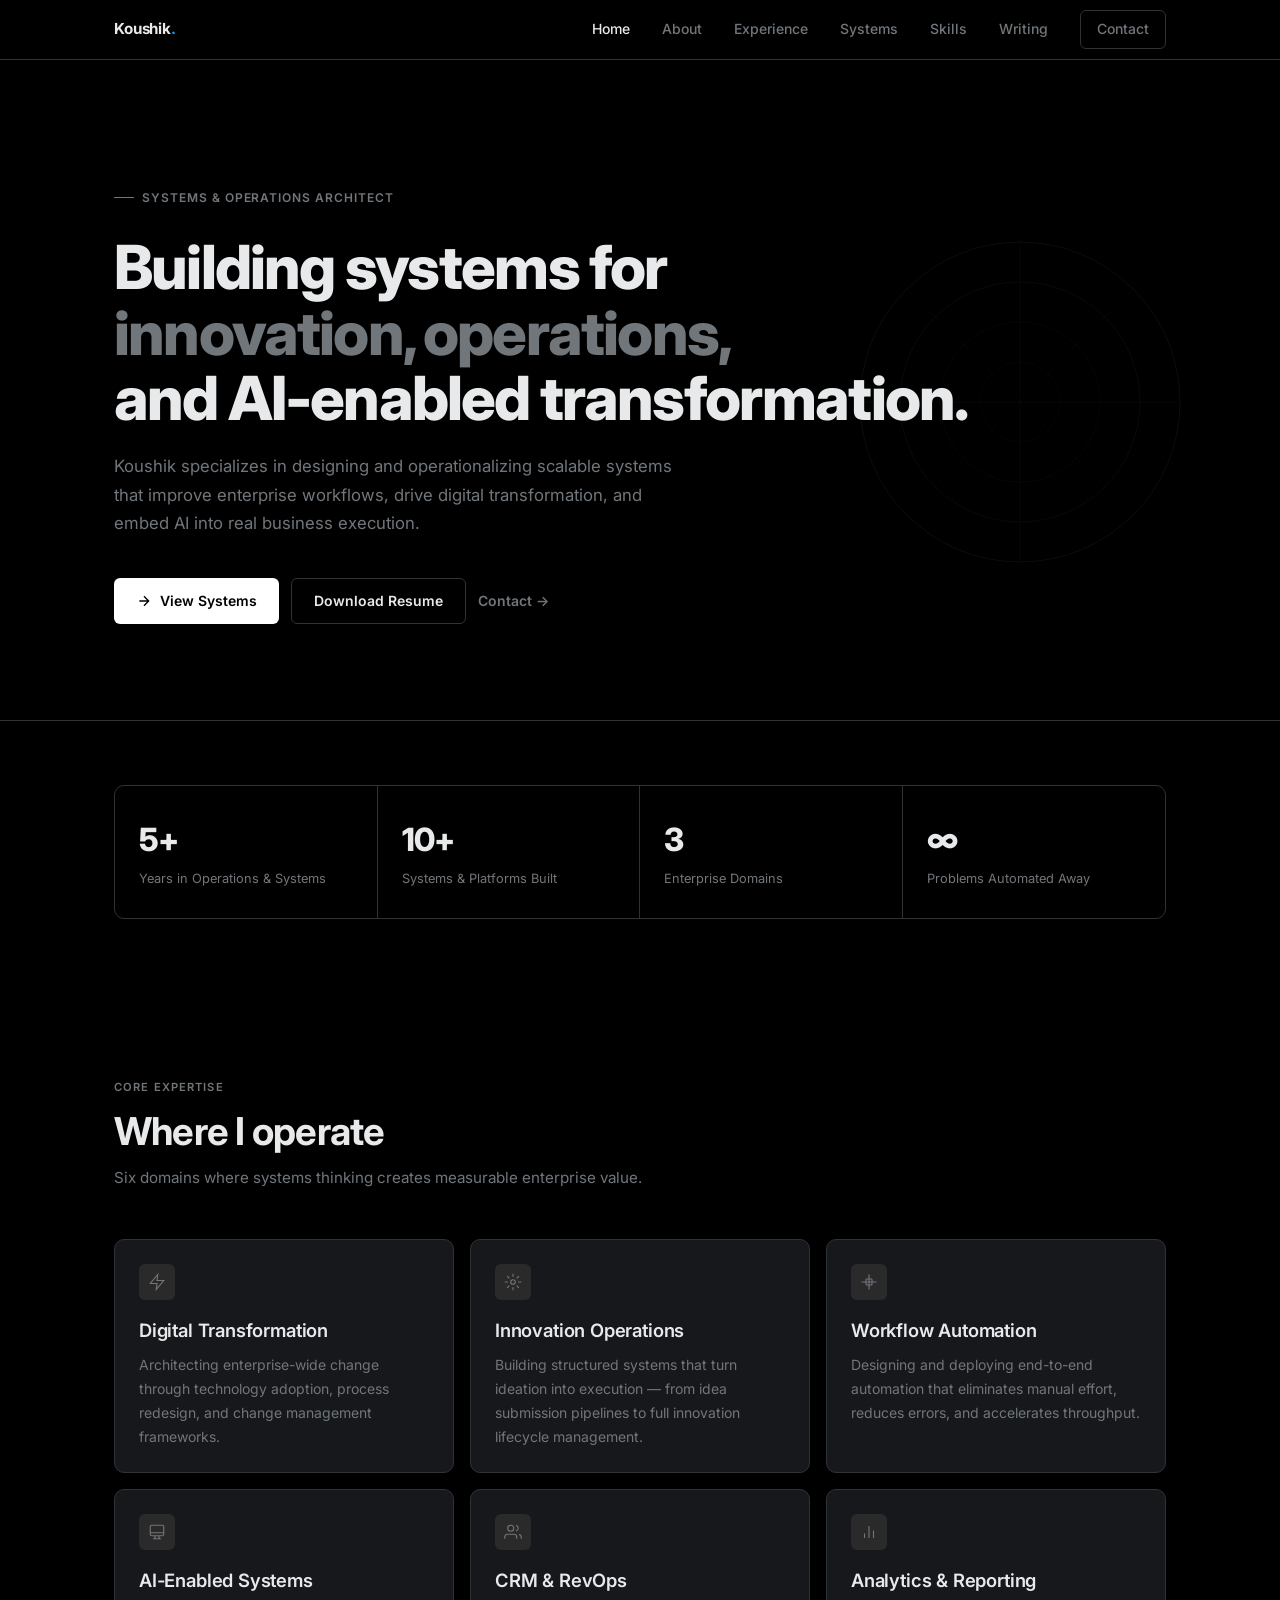
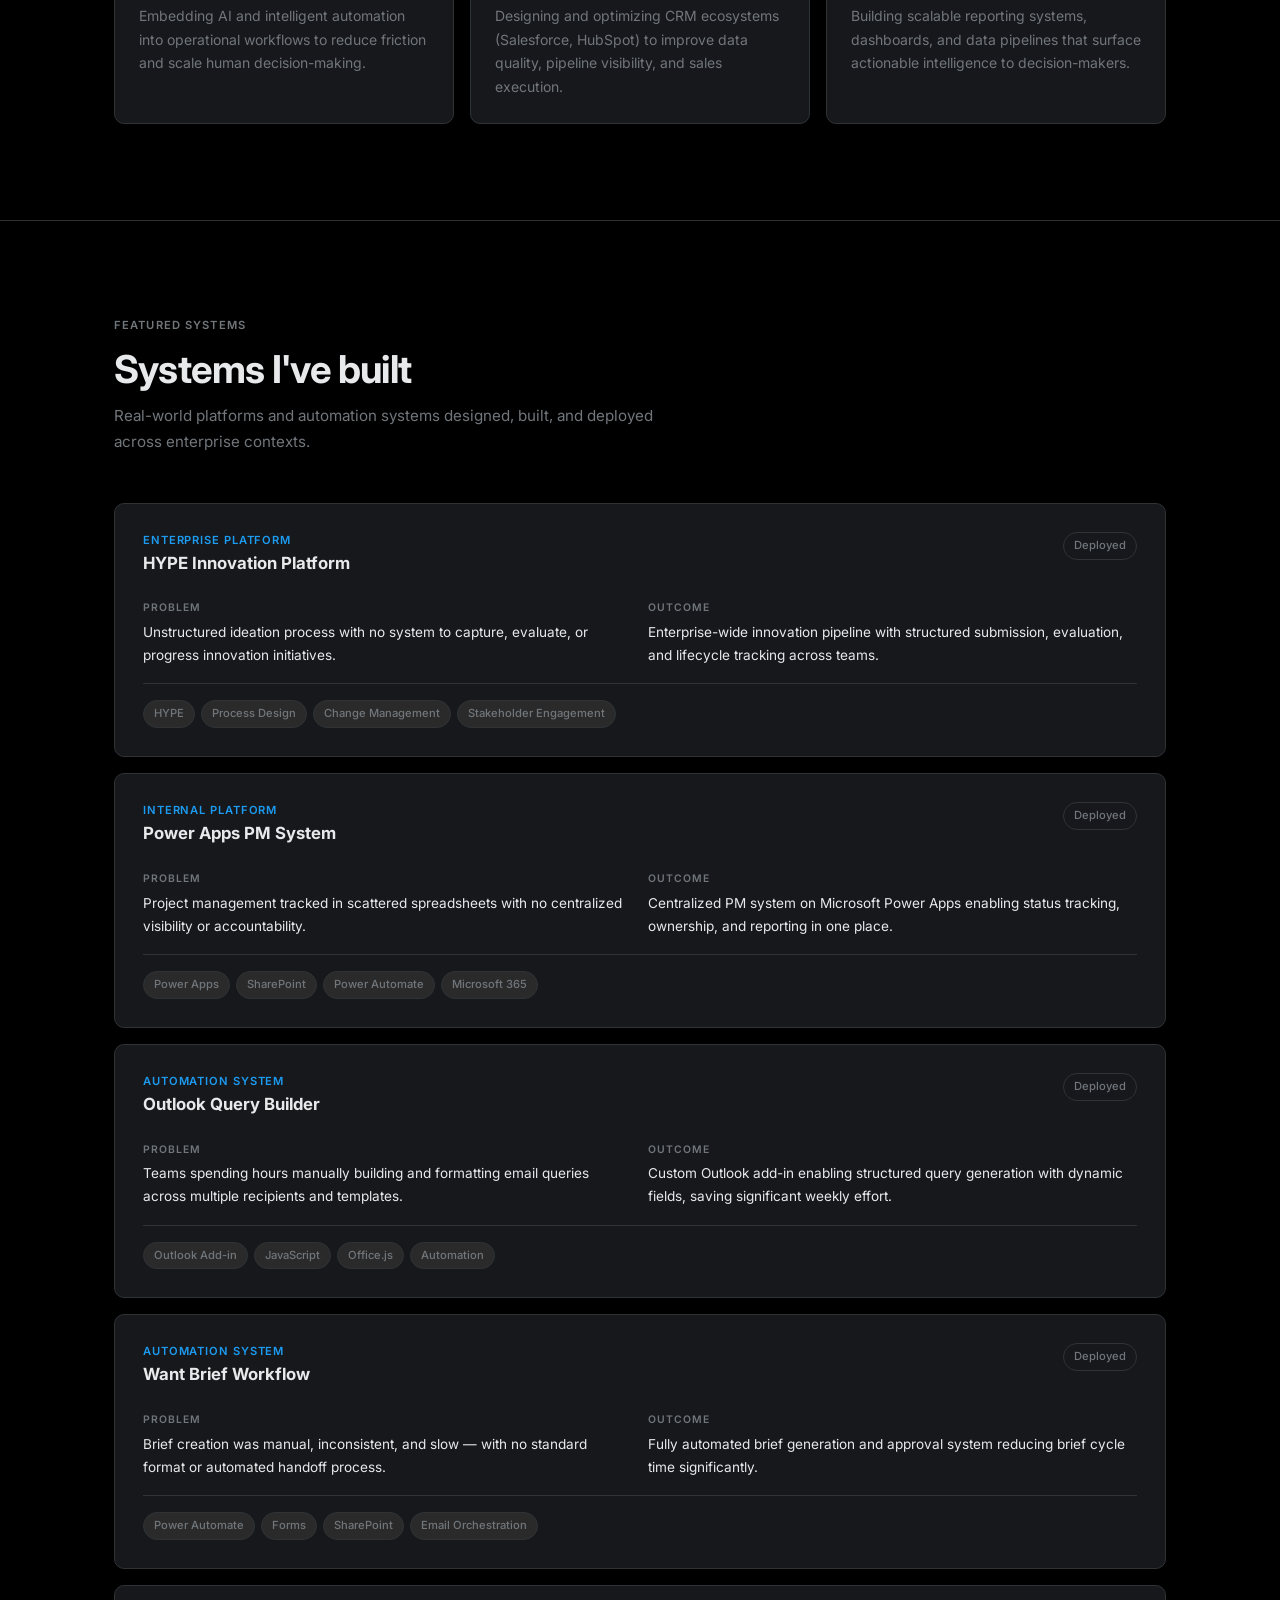
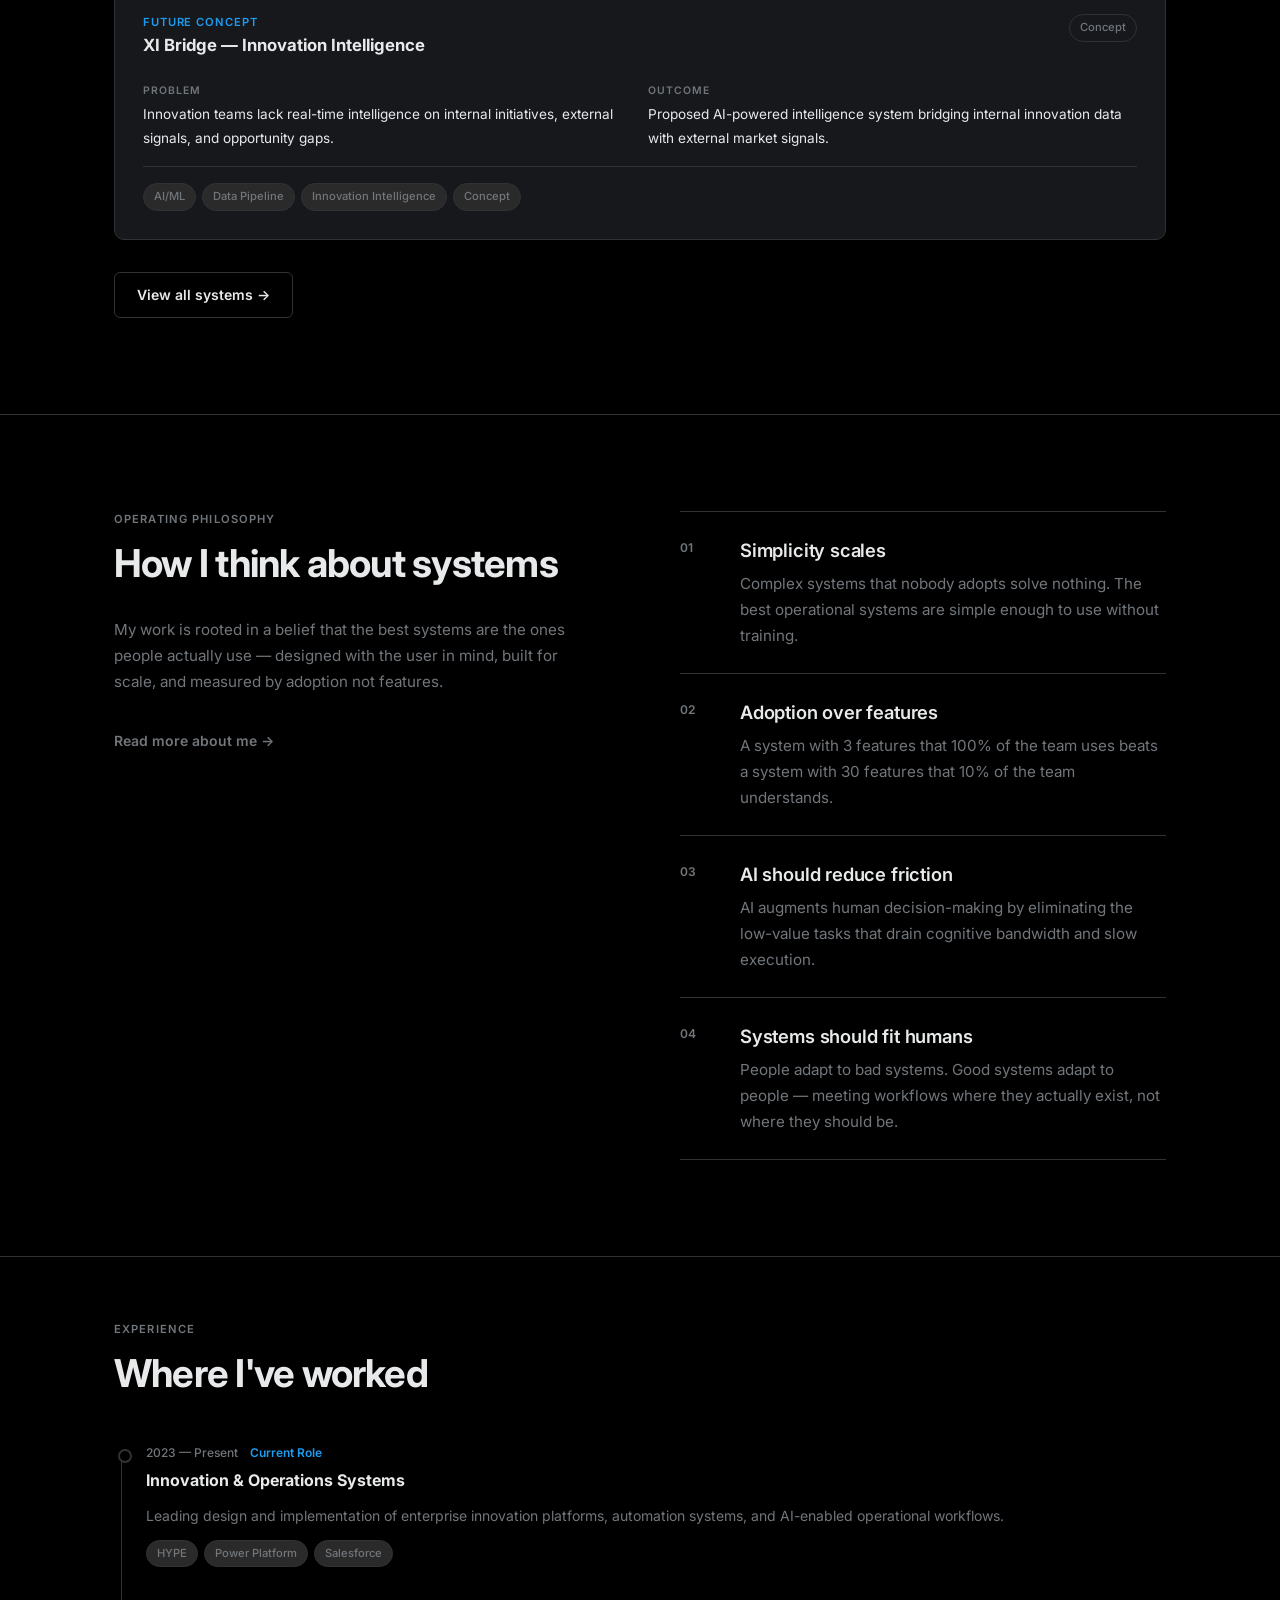
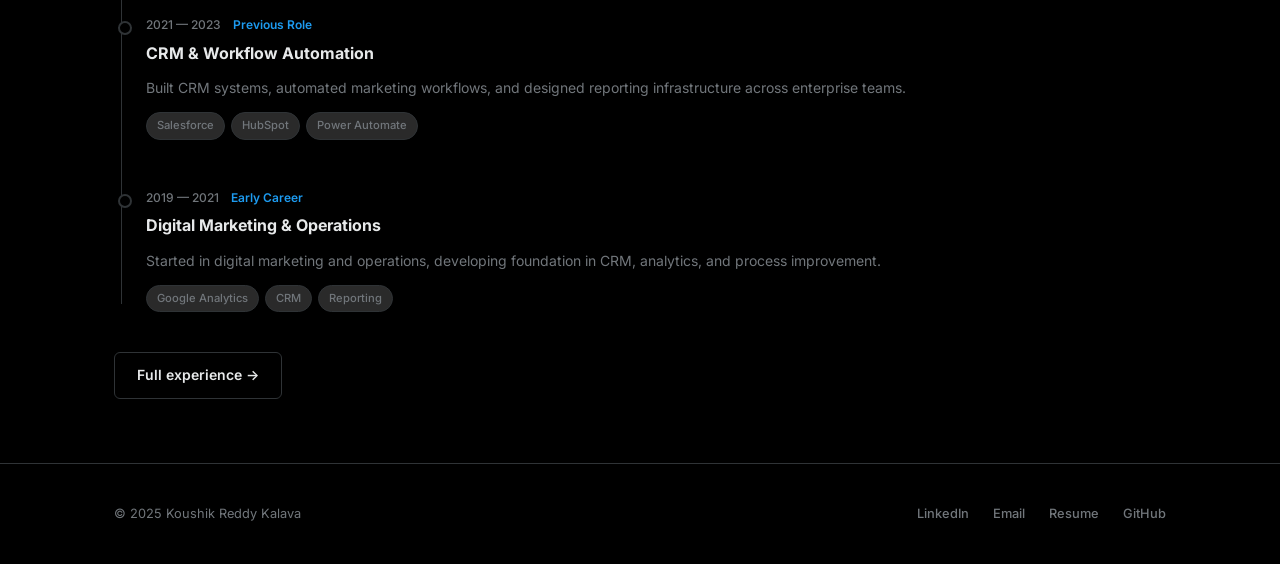
<file: index.html>
<!DOCTYPE html>
<html lang="en">
<head>
  <meta charset="UTF-8" />
  <meta name="viewport" content="width=device-width, initial-scale=1.0" />
  <title>Koushik Reddy Kalava — Systems Thinker & Operations Architect</title>
  <meta name="description" content="Koushik builds scalable operational systems that bridge business, technology, workflows, and AI. Digital Transformation | Innovation Operations | AI-Enabled Systems." />
  <meta property="og:title" content="Koushik Reddy Kalava — Systems Thinker" />
  <meta property="og:description" content="Building systems for innovation, operations, and AI-enabled transformation." />
  <meta property="og:type" content="website" />
  <meta name="twitter:card" content="summary_large_image" />
  <link rel="stylesheet" href="styles.css" />

  <!-- Structured Data -->
  <script type="application/ld+json">
  {
    "@context": "https://schema.org",
    "@type": "Person",
    "name": "Koushik Reddy Kalava",
    "jobTitle": "Operations & Innovation Systems Architect",
    "url": "https://github.com/koushik365",
    "sameAs": ["https://linkedin.com/in/koushikreddy"]
  }
  </script>
</head>
<body>

<!-- ── NAV ───────────────────────────────────────────────── -->
<nav class="nav" role="navigation" aria-label="Main navigation">
  <div class="nav__inner">
    <a href="index.html" class="nav__logo">Koushik<span>.</span></a>
    <div class="nav__links">
      <a href="index.html">Home</a>
      <a href="about.html">About</a>
      <a href="experience.html">Experience</a>
      <a href="projects.html">Systems</a>
      <a href="skills.html">Skills</a>
      <a href="writing.html">Writing</a>
      <a href="contact.html" class="nav__cta">Contact</a>
    </div>
    <button class="nav__hamburger" id="hamburger" aria-label="Toggle navigation" aria-expanded="false">
      <span></span><span></span><span></span>
    </button>
  </div>
</nav>
<div class="nav__mobile" id="mobile-nav" role="dialog" aria-label="Mobile navigation">
  <a href="index.html">Home</a>
  <a href="about.html">About</a>
  <a href="experience.html">Experience</a>
  <a href="projects.html">Systems &amp; Projects</a>
  <a href="skills.html">Skills &amp; Tools</a>
  <a href="writing.html">Writing</a>
  <a href="resume.html">Resume</a>
  <a href="contact.html">Contact</a>
</div>

<main>

  <!-- ── HERO ──────────────────────────────────────────────── -->
  <section class="hero">
    <div class="container hero__wrap">
      <div class="hero__eyebrow">Systems &amp; Operations Architect</div>
      <h1 class="hero__headline fade-in">
        Building systems for<br />
        <em>innovation, operations,</em><br />
        and AI-enabled transformation.
      </h1>
      <p class="hero__sub fade-in fade-in-delay-1">
        Koushik specializes in designing and operationalizing scalable systems that improve enterprise workflows, drive digital transformation, and embed AI into real business execution.
      </p>
      <div class="hero__ctas fade-in fade-in-delay-2">
        <a href="projects.html" class="btn btn-primary">
          <svg viewBox="0 0 24 24" fill="none" stroke="currentColor" stroke-width="2"><path d="M5 12h14M12 5l7 7-7 7"/></svg>
          View Systems
        </a>
        <a href="resume.html" class="btn btn-outline">Download Resume</a>
        <a href="contact.html" class="btn btn-ghost">Contact →</a>
      </div>

      <!-- Abstract SVG visual -->
      <svg class="hero__visual" viewBox="0 0 340 340" fill="none" xmlns="http://www.w3.org/2000/svg" aria-hidden="true">
        <circle cx="170" cy="170" r="160" stroke="white" stroke-width="0.8"/>
        <circle cx="170" cy="170" r="120" stroke="white" stroke-width="0.6"/>
        <circle cx="170" cy="170" r="80" stroke="white" stroke-width="0.4"/>
        <circle cx="170" cy="170" r="40" stroke="white" stroke-width="0.3"/>
        <line x1="10" y1="170" x2="330" y2="170" stroke="white" stroke-width="0.4"/>
        <line x1="170" y1="10" x2="170" y2="330" stroke="white" stroke-width="0.4"/>
        <line x1="56" y1="56" x2="284" y2="284" stroke="white" stroke-width="0.3"/>
        <line x1="284" y1="56" x2="56" y2="284" stroke="white" stroke-width="0.3"/>
      </svg>
    </div>
  </section>

  <!-- ── STATS ─────────────────────────────────────────────── -->
  <div class="container">
    <div class="stats-bar fade-in">
      <div class="stat">
        <div class="stat__num">5+</div>
        <div class="stat__label">Years in Operations &amp; Systems</div>
      </div>
      <div class="stat">
        <div class="stat__num">10+</div>
        <div class="stat__label">Systems &amp; Platforms Built</div>
      </div>
      <div class="stat">
        <div class="stat__num">3</div>
        <div class="stat__label">Enterprise Domains</div>
      </div>
      <div class="stat">
        <div class="stat__num">∞</div>
        <div class="stat__label">Problems Automated Away</div>
      </div>
    </div>
  </div>

  <!-- ── EXPERTISE GRID ────────────────────────────────────── -->
  <section class="section" id="expertise">
    <div class="container">
      <div class="section-header fade-in">
        <div class="label">Core Expertise</div>
        <h2>Where I operate</h2>
        <p>Six domains where systems thinking creates measurable enterprise value.</p>
      </div>
      <div class="grid-3">

        <div class="card fade-in">
          <div class="card__icon">
            <svg viewBox="0 0 24 24" fill="none" stroke="currentColor" stroke-width="1.5"><path d="M13 2L3 14h9l-1 8 10-12h-9l1-8z"/></svg>
          </div>
          <h3>Digital Transformation</h3>
          <p>Architecting enterprise-wide change through technology adoption, process redesign, and change management frameworks.</p>
        </div>

        <div class="card fade-in fade-in-delay-1">
          <div class="card__icon">
            <svg viewBox="0 0 24 24" fill="none" stroke="currentColor" stroke-width="1.5"><circle cx="12" cy="12" r="3"/><path d="M12 1v4M12 19v4M4.22 4.22l2.83 2.83M16.95 16.95l2.83 2.83M1 12h4M19 12h4M4.22 19.78l2.83-2.83M16.95 7.05l2.83-2.83"/></svg>
          </div>
          <h3>Innovation Operations</h3>
          <p>Building structured systems that turn ideation into execution — from idea submission pipelines to full innovation lifecycle management.</p>
        </div>

        <div class="card fade-in fade-in-delay-2">
          <div class="card__icon">
            <svg viewBox="0 0 24 24" fill="none" stroke="currentColor" stroke-width="1.5"><path d="M12 2v20M2 12h20"/><rect x="8" y="8" width="8" height="8" rx="1"/></svg>
          </div>
          <h3>Workflow Automation</h3>
          <p>Designing and deploying end-to-end automation that eliminates manual effort, reduces errors, and accelerates throughput.</p>
        </div>

        <div class="card fade-in">
          <div class="card__icon">
            <svg viewBox="0 0 24 24" fill="none" stroke="currentColor" stroke-width="1.5"><path d="M9.75 17L9 20l-1 1h8l-1-1-.75-3M3 13h18M5 17h14a2 2 0 002-2V5a2 2 0 00-2-2H5a2 2 0 00-2 2v10a2 2 0 002 2z"/></svg>
          </div>
          <h3>AI-Enabled Systems</h3>
          <p>Embedding AI and intelligent automation into operational workflows to reduce friction and scale human decision-making.</p>
        </div>

        <div class="card fade-in fade-in-delay-1">
          <div class="card__icon">
            <svg viewBox="0 0 24 24" fill="none" stroke="currentColor" stroke-width="1.5"><path d="M17 21v-2a4 4 0 00-4-4H5a4 4 0 00-4 4v2"/><circle cx="9" cy="7" r="4"/><path d="M23 21v-2a4 4 0 00-3-3.87M16 3.13a4 4 0 010 7.75"/></svg>
          </div>
          <h3>CRM &amp; RevOps</h3>
          <p>Designing and optimizing CRM ecosystems (Salesforce, HubSpot) to improve data quality, pipeline visibility, and sales execution.</p>
        </div>

        <div class="card fade-in fade-in-delay-2">
          <div class="card__icon">
            <svg viewBox="0 0 24 24" fill="none" stroke="currentColor" stroke-width="1.5"><line x1="18" y1="20" x2="18" y2="10"/><line x1="12" y1="20" x2="12" y2="4"/><line x1="6" y1="20" x2="6" y2="14"/></svg>
          </div>
          <h3>Analytics &amp; Reporting</h3>
          <p>Building scalable reporting systems, dashboards, and data pipelines that surface actionable intelligence to decision-makers.</p>
        </div>

      </div>
    </div>
  </section>

  <hr class="divider" />

  <!-- ── FEATURED SYSTEMS ───────────────────────────────────── -->
  <section class="section" id="systems">
    <div class="container">
      <div class="section-header fade-in">
        <div class="label">Featured Systems</div>
        <h2>Systems I've built</h2>
        <p>Real-world platforms and automation systems designed, built, and deployed across enterprise contexts.</p>
      </div>
      <div style="display:flex; flex-direction:column; gap:16px;">

        <div class="project-card fade-in">
          <div class="project-card__header">
            <div>
              <div class="project-card__category">Enterprise Platform</div>
              <div class="project-card__title">HYPE Innovation Platform</div>
            </div>
            <span class="project-card__badge">Deployed</span>
          </div>
          <div class="project-card__grid">
            <div class="project-card__field">
              <label>Problem</label>
              <p>Unstructured ideation process with no system to capture, evaluate, or progress innovation initiatives.</p>
            </div>
            <div class="project-card__field">
              <label>Outcome</label>
              <p>Enterprise-wide innovation pipeline with structured submission, evaluation, and lifecycle tracking across teams.</p>
            </div>
          </div>
          <div class="project-card__stack">
            <span class="tag">HYPE</span>
            <span class="tag">Process Design</span>
            <span class="tag">Change Management</span>
            <span class="tag">Stakeholder Engagement</span>
          </div>
        </div>

        <div class="project-card fade-in">
          <div class="project-card__header">
            <div>
              <div class="project-card__category">Internal Platform</div>
              <div class="project-card__title">Power Apps PM System</div>
            </div>
            <span class="project-card__badge">Deployed</span>
          </div>
          <div class="project-card__grid">
            <div class="project-card__field">
              <label>Problem</label>
              <p>Project management tracked in scattered spreadsheets with no centralized visibility or accountability.</p>
            </div>
            <div class="project-card__field">
              <label>Outcome</label>
              <p>Centralized PM system on Microsoft Power Apps enabling status tracking, ownership, and reporting in one place.</p>
            </div>
          </div>
          <div class="project-card__stack">
            <span class="tag">Power Apps</span>
            <span class="tag">SharePoint</span>
            <span class="tag">Power Automate</span>
            <span class="tag">Microsoft 365</span>
          </div>
        </div>

        <div class="project-card fade-in">
          <div class="project-card__header">
            <div>
              <div class="project-card__category">Automation System</div>
              <div class="project-card__title">Outlook Query Builder</div>
            </div>
            <span class="project-card__badge">Deployed</span>
          </div>
          <div class="project-card__grid">
            <div class="project-card__field">
              <label>Problem</label>
              <p>Teams spending hours manually building and formatting email queries across multiple recipients and templates.</p>
            </div>
            <div class="project-card__field">
              <label>Outcome</label>
              <p>Custom Outlook add-in enabling structured query generation with dynamic fields, saving significant weekly effort.</p>
            </div>
          </div>
          <div class="project-card__stack">
            <span class="tag">Outlook Add-in</span>
            <span class="tag">JavaScript</span>
            <span class="tag">Office.js</span>
            <span class="tag">Automation</span>
          </div>
        </div>

        <div class="project-card fade-in">
          <div class="project-card__header">
            <div>
              <div class="project-card__category">Automation System</div>
              <div class="project-card__title">Want Brief Workflow</div>
            </div>
            <span class="project-card__badge">Deployed</span>
          </div>
          <div class="project-card__grid">
            <div class="project-card__field">
              <label>Problem</label>
              <p>Brief creation was manual, inconsistent, and slow — with no standard format or automated handoff process.</p>
            </div>
            <div class="project-card__field">
              <label>Outcome</label>
              <p>Fully automated brief generation and approval system reducing brief cycle time significantly.</p>
            </div>
          </div>
          <div class="project-card__stack">
            <span class="tag">Power Automate</span>
            <span class="tag">Forms</span>
            <span class="tag">SharePoint</span>
            <span class="tag">Email Orchestration</span>
          </div>
        </div>

        <div class="project-card fade-in">
          <div class="project-card__header">
            <div>
              <div class="project-card__category">Future Concept</div>
              <div class="project-card__title">XI Bridge — Innovation Intelligence</div>
            </div>
            <span class="project-card__badge">Concept</span>
          </div>
          <div class="project-card__grid">
            <div class="project-card__field">
              <label>Problem</label>
              <p>Innovation teams lack real-time intelligence on internal initiatives, external signals, and opportunity gaps.</p>
            </div>
            <div class="project-card__field">
              <label>Outcome</label>
              <p>Proposed AI-powered intelligence system bridging internal innovation data with external market signals.</p>
            </div>
          </div>
          <div class="project-card__stack">
            <span class="tag">AI/ML</span>
            <span class="tag">Data Pipeline</span>
            <span class="tag">Innovation Intelligence</span>
            <span class="tag">Concept</span>
          </div>
        </div>

      </div>
      <div style="margin-top:32px;">
        <a href="projects.html" class="btn btn-outline">View all systems →</a>
      </div>
    </div>
  </section>

  <hr class="divider" />

  <!-- ── PHILOSOPHY ─────────────────────────────────────────── -->
  <section class="section" id="philosophy">
    <div class="container">
      <div style="display:grid; grid-template-columns:1fr 1fr; gap:80px; align-items:start;">
        <div class="fade-in">
          <div class="section-header" style="margin-bottom:32px;">
            <div class="label">Operating Philosophy</div>
            <h2>How I think about systems</h2>
          </div>
          <p style="margin-bottom:24px;">My work is rooted in a belief that the best systems are the ones people actually use — designed with the user in mind, built for scale, and measured by adoption not features.</p>
          <a href="about.html" class="btn btn-ghost">Read more about me →</a>
        </div>
        <div>
          <div class="principle fade-in">
            <span class="principle__num">01</span>
            <div>
              <h3>Simplicity scales</h3>
              <p>Complex systems that nobody adopts solve nothing. The best operational systems are simple enough to use without training.</p>
            </div>
          </div>
          <div class="principle fade-in fade-in-delay-1">
            <span class="principle__num">02</span>
            <div>
              <h3>Adoption over features</h3>
              <p>A system with 3 features that 100% of the team uses beats a system with 30 features that 10% of the team understands.</p>
            </div>
          </div>
          <div class="principle fade-in fade-in-delay-2">
            <span class="principle__num">03</span>
            <div>
              <h3>AI should reduce friction</h3>
              <p>AI augments human decision-making by eliminating the low-value tasks that drain cognitive bandwidth and slow execution.</p>
            </div>
          </div>
          <div class="principle fade-in fade-in-delay-3">
            <span class="principle__num">04</span>
            <div>
              <h3>Systems should fit humans</h3>
              <p>People adapt to bad systems. Good systems adapt to people — meeting workflows where they actually exist, not where they should be.</p>
            </div>
          </div>
        </div>
      </div>
    </div>
  </section>

  <hr class="divider" />

  <!-- ── EXPERIENCE SNAPSHOT ────────────────────────────────── -->
  <section class="section-sm" id="experience-snap">
    <div class="container">
      <div class="section-header fade-in">
        <div class="label">Experience</div>
        <h2>Where I've worked</h2>
      </div>
      <div class="timeline">
        <div class="timeline__item fade-in">
          <div class="timeline__dot"></div>
          <div class="timeline__meta">
            <span class="timeline__date">2023 — Present</span>
            <span class="timeline__company">Current Role</span>
          </div>
          <div class="timeline__role">Innovation & Operations Systems</div>
          <p class="timeline__desc">Leading design and implementation of enterprise innovation platforms, automation systems, and AI-enabled operational workflows.</p>
          <div class="timeline__tools">
            <span class="tag">HYPE</span><span class="tag">Power Platform</span><span class="tag">Salesforce</span>
          </div>
        </div>
        <div class="timeline__item fade-in fade-in-delay-1">
          <div class="timeline__dot"></div>
          <div class="timeline__meta">
            <span class="timeline__date">2021 — 2023</span>
            <span class="timeline__company">Previous Role</span>
          </div>
          <div class="timeline__role">CRM & Workflow Automation</div>
          <p class="timeline__desc">Built CRM systems, automated marketing workflows, and designed reporting infrastructure across enterprise teams.</p>
          <div class="timeline__tools">
            <span class="tag">Salesforce</span><span class="tag">HubSpot</span><span class="tag">Power Automate</span>
          </div>
        </div>
        <div class="timeline__item fade-in fade-in-delay-2">
          <div class="timeline__dot"></div>
          <div class="timeline__meta">
            <span class="timeline__date">2019 — 2021</span>
            <span class="timeline__company">Early Career</span>
          </div>
          <div class="timeline__role">Digital Marketing & Operations</div>
          <p class="timeline__desc">Started in digital marketing and operations, developing foundation in CRM, analytics, and process improvement.</p>
          <div class="timeline__tools">
            <span class="tag">Google Analytics</span><span class="tag">CRM</span><span class="tag">Reporting</span>
          </div>
        </div>
      </div>
      <div style="margin-top:40px;">
        <a href="experience.html" class="btn btn-outline">Full experience →</a>
      </div>
    </div>
  </section>

</main>

<!-- ── FOOTER ──────────────────────────────────────────────── -->
<footer class="footer">
  <div class="container">
    <div class="footer__inner">
      <span class="footer__copy">© 2025 Koushik Reddy Kalava</span>
      <div class="footer__links">
        <a href="https://linkedin.com/in/koushikreddy" target="_blank" rel="noopener">LinkedIn</a>
        <a href="mailto:kalava.koushik@gmail.com">Email</a>
        <a href="resume.html">Resume</a>
        <a href="https://github.com/koushik365" target="_blank" rel="noopener">GitHub</a>
      </div>
    </div>
  </div>
</footer>

<script src="main.js"></script>
</body>
</html>
</file>
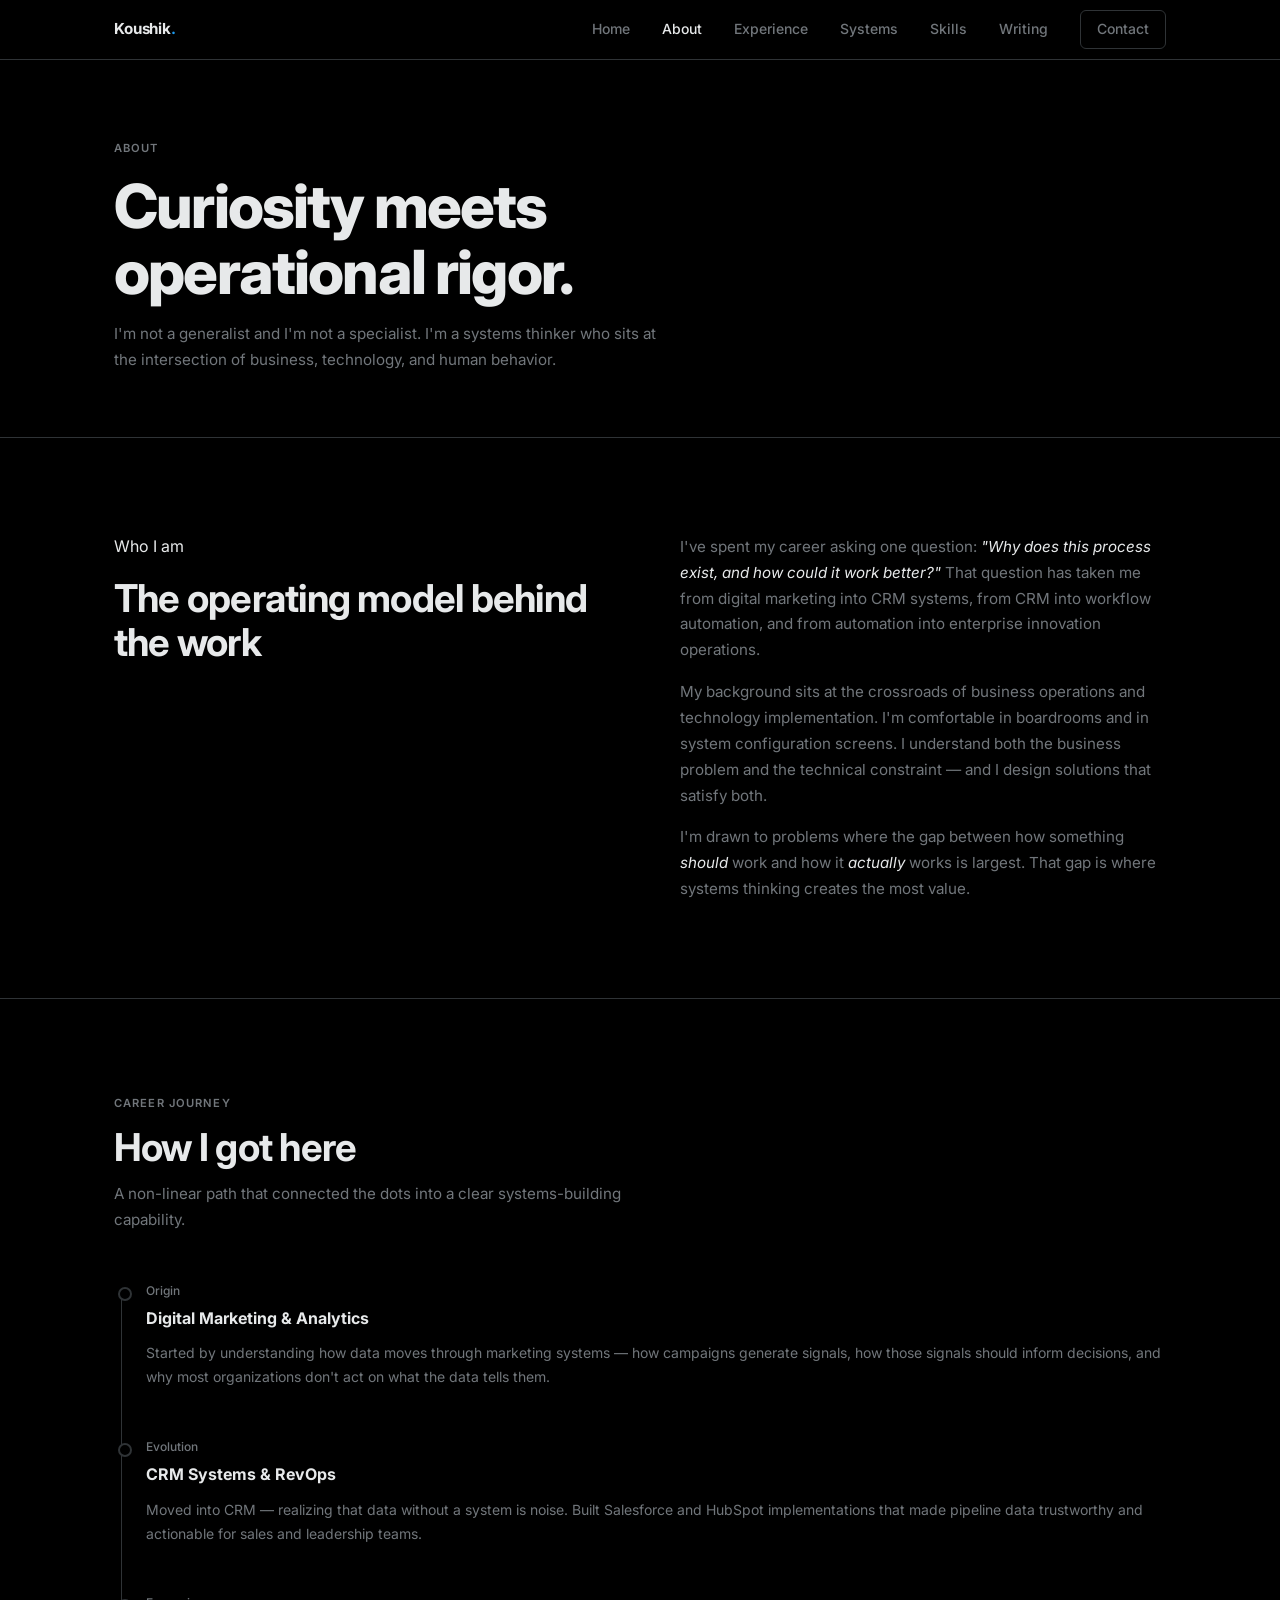
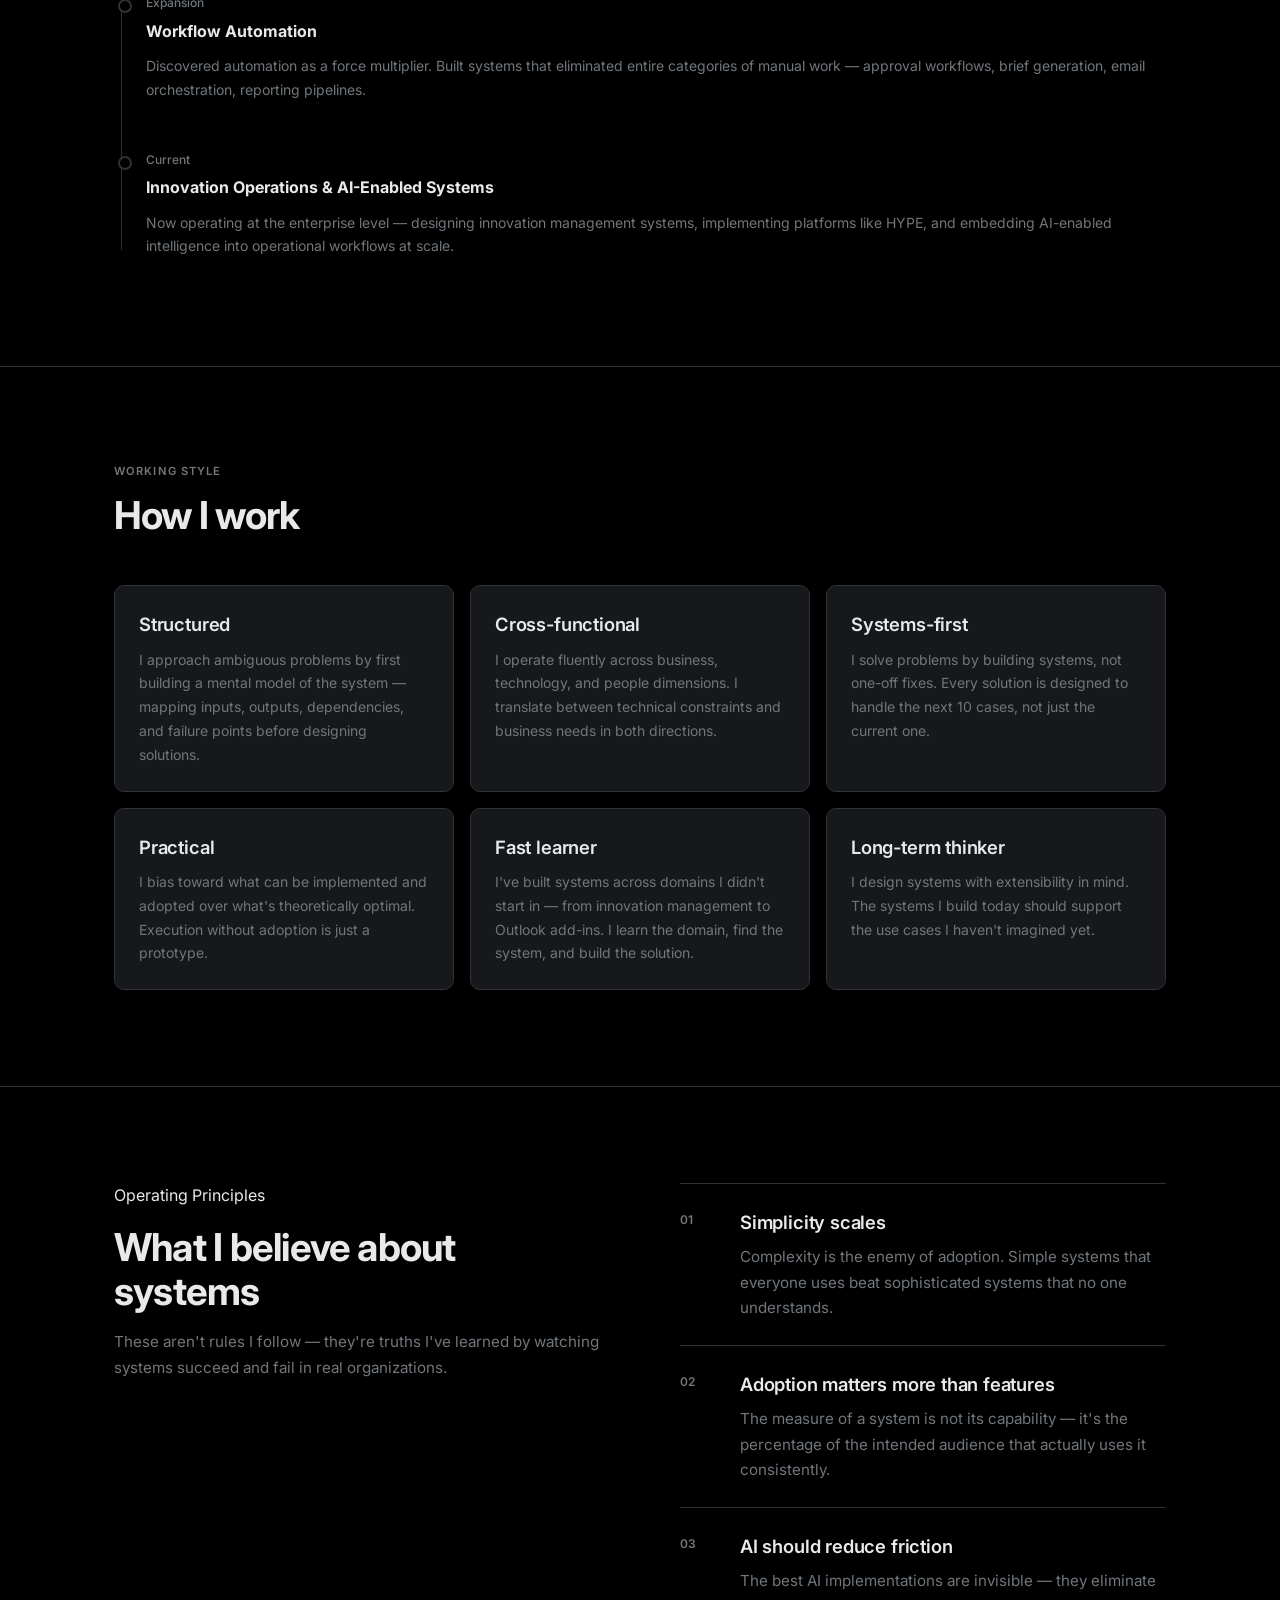
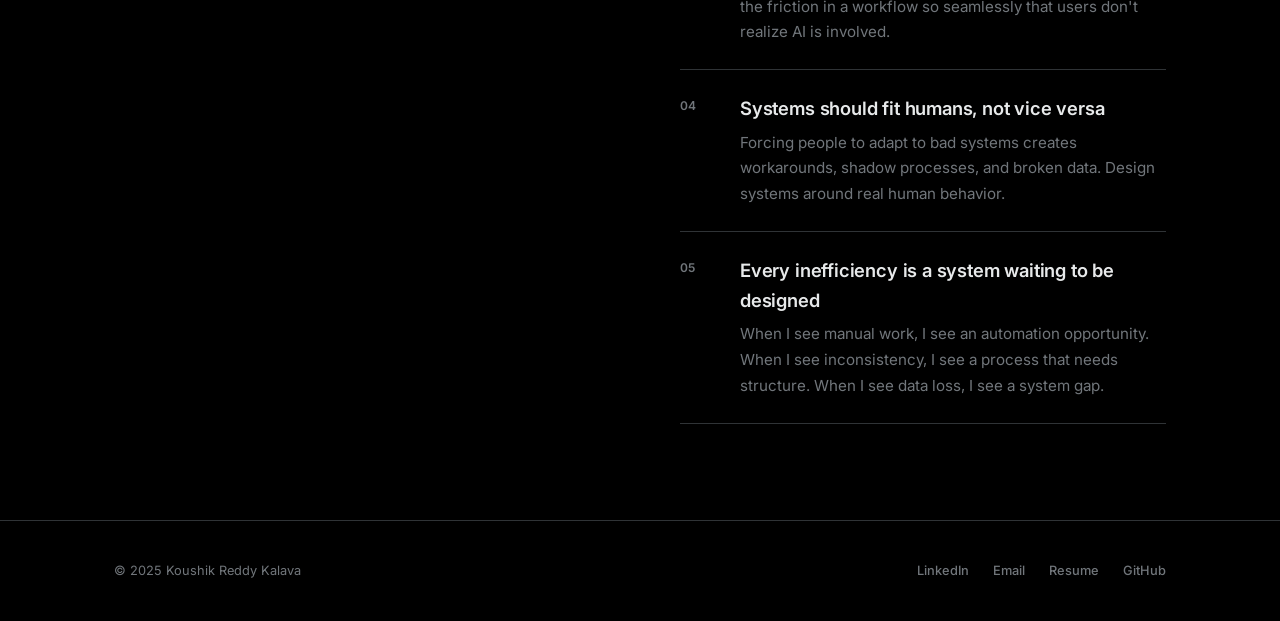
<file: about.html>
<!DOCTYPE html>
<html lang="en">
<head>
  <meta charset="UTF-8" />
  <meta name="viewport" content="width=device-width, initial-scale=1.0" />
  <title>About — Koushik Reddy Kalava</title>
  <meta name="description" content="Learn about Koushik's systems mindset, career journey, working style, and operating principles." />
  <link rel="stylesheet" href="styles.css" />
</head>
<body>

<nav class="nav" role="navigation" aria-label="Main navigation">
  <div class="nav__inner">
    <a href="index.html" class="nav__logo">Koushik<span>.</span></a>
    <div class="nav__links">
      <a href="index.html">Home</a>
      <a href="about.html">About</a>
      <a href="experience.html">Experience</a>
      <a href="projects.html">Systems</a>
      <a href="skills.html">Skills</a>
      <a href="writing.html">Writing</a>
      <a href="contact.html" class="nav__cta">Contact</a>
    </div>
    <button class="nav__hamburger" id="hamburger" aria-label="Toggle navigation">
      <span></span><span></span><span></span>
    </button>
  </div>
</nav>
<div class="nav__mobile" id="mobile-nav">
  <a href="index.html">Home</a>
  <a href="about.html">About</a>
  <a href="experience.html">Experience</a>
  <a href="projects.html">Systems &amp; Projects</a>
  <a href="skills.html">Skills &amp; Tools</a>
  <a href="writing.html">Writing</a>
  <a href="resume.html">Resume</a>
  <a href="contact.html">Contact</a>
</div>

<main>

  <div class="page-header">
    <div class="container">
      <div class="label fade-in">About</div>
      <h1 class="fade-in">Curiosity meets<br />operational rigor.</h1>
      <p class="fade-in fade-in-delay-1">I'm not a generalist and I'm not a specialist. I'm a systems thinker who sits at the intersection of business, technology, and human behavior.</p>
    </div>
  </div>

  <!-- ── INTRODUCTION ─────────────────────────────────────── -->
  <section class="section">
    <div class="container">
      <div style="display:grid; grid-template-columns:1fr 1fr; gap:80px; align-items:start;">
        <div class="fade-in">
          <div class="label" style="margin-bottom:16px;">Who I am</div>
          <h2 style="margin-bottom:24px;">The operating model behind the work</h2>
        </div>
        <div class="fade-in fade-in-delay-1" style="display:flex;flex-direction:column;gap:16px;">
          <p>I've spent my career asking one question: <em style="color:var(--text);">"Why does this process exist, and how could it work better?"</em> That question has taken me from digital marketing into CRM systems, from CRM into workflow automation, and from automation into enterprise innovation operations.</p>
          <p>My background sits at the crossroads of business operations and technology implementation. I'm comfortable in boardrooms and in system configuration screens. I understand both the business problem and the technical constraint — and I design solutions that satisfy both.</p>
          <p>I'm drawn to problems where the gap between how something <em style="color:var(--text);">should</em> work and how it <em style="color:var(--text);">actually</em> works is largest. That gap is where systems thinking creates the most value.</p>
        </div>
      </div>
    </div>
  </section>

  <hr class="divider" />

  <!-- ── CAREER JOURNEY ───────────────────────────────────── -->
  <section class="section">
    <div class="container">
      <div class="section-header fade-in">
        <div class="label">Career Journey</div>
        <h2>How I got here</h2>
        <p>A non-linear path that connected the dots into a clear systems-building capability.</p>
      </div>
      <div class="timeline">
        <div class="timeline__item fade-in">
          <div class="timeline__dot"></div>
          <div class="timeline__meta"><span class="timeline__date">Origin</span></div>
          <div class="timeline__role">Digital Marketing &amp; Analytics</div>
          <p class="timeline__desc">Started by understanding how data moves through marketing systems — how campaigns generate signals, how those signals should inform decisions, and why most organizations don't act on what the data tells them.</p>
        </div>
        <div class="timeline__item fade-in fade-in-delay-1">
          <div class="timeline__dot"></div>
          <div class="timeline__meta"><span class="timeline__date">Evolution</span></div>
          <div class="timeline__role">CRM Systems &amp; RevOps</div>
          <p class="timeline__desc">Moved into CRM — realizing that data without a system is noise. Built Salesforce and HubSpot implementations that made pipeline data trustworthy and actionable for sales and leadership teams.</p>
        </div>
        <div class="timeline__item fade-in fade-in-delay-2">
          <div class="timeline__dot"></div>
          <div class="timeline__meta"><span class="timeline__date">Expansion</span></div>
          <div class="timeline__role">Workflow Automation</div>
          <p class="timeline__desc">Discovered automation as a force multiplier. Built systems that eliminated entire categories of manual work — approval workflows, brief generation, email orchestration, reporting pipelines.</p>
        </div>
        <div class="timeline__item fade-in fade-in-delay-3">
          <div class="timeline__dot"></div>
          <div class="timeline__meta"><span class="timeline__date">Current</span></div>
          <div class="timeline__role">Innovation Operations &amp; AI-Enabled Systems</div>
          <p class="timeline__desc">Now operating at the enterprise level — designing innovation management systems, implementing platforms like HYPE, and embedding AI-enabled intelligence into operational workflows at scale.</p>
        </div>
      </div>
    </div>
  </section>

  <hr class="divider" />

  <!-- ── WORKING STYLE ─────────────────────────────────────── -->
  <section class="section">
    <div class="container">
      <div class="section-header fade-in">
        <div class="label">Working Style</div>
        <h2>How I work</h2>
      </div>
      <div class="grid-3">
        <div class="card fade-in">
          <h3>Structured</h3>
          <p>I approach ambiguous problems by first building a mental model of the system — mapping inputs, outputs, dependencies, and failure points before designing solutions.</p>
        </div>
        <div class="card fade-in fade-in-delay-1">
          <h3>Cross-functional</h3>
          <p>I operate fluently across business, technology, and people dimensions. I translate between technical constraints and business needs in both directions.</p>
        </div>
        <div class="card fade-in fade-in-delay-2">
          <h3>Systems-first</h3>
          <p>I solve problems by building systems, not one-off fixes. Every solution is designed to handle the next 10 cases, not just the current one.</p>
        </div>
        <div class="card fade-in">
          <h3>Practical</h3>
          <p>I bias toward what can be implemented and adopted over what's theoretically optimal. Execution without adoption is just a prototype.</p>
        </div>
        <div class="card fade-in fade-in-delay-1">
          <h3>Fast learner</h3>
          <p>I've built systems across domains I didn't start in — from innovation management to Outlook add-ins. I learn the domain, find the system, and build the solution.</p>
        </div>
        <div class="card fade-in fade-in-delay-2">
          <h3>Long-term thinker</h3>
          <p>I design systems with extensibility in mind. The systems I build today should support the use cases I haven't imagined yet.</p>
        </div>
      </div>
    </div>
  </section>

  <hr class="divider" />

  <!-- ── PRINCIPLES ────────────────────────────────────────── -->
  <section class="section">
    <div class="container">
      <div style="display:grid; grid-template-columns:1fr 1fr; gap:80px;">
        <div class="fade-in">
          <div class="label" style="margin-bottom:16px;">Operating Principles</div>
          <h2>What I believe about systems</h2>
          <p style="margin-top:16px;">These aren't rules I follow — they're truths I've learned by watching systems succeed and fail in real organizations.</p>
        </div>
        <div>
          <div class="principle fade-in">
            <span class="principle__num">01</span>
            <div>
              <h3>Simplicity scales</h3>
              <p>Complexity is the enemy of adoption. Simple systems that everyone uses beat sophisticated systems that no one understands.</p>
            </div>
          </div>
          <div class="principle fade-in fade-in-delay-1">
            <span class="principle__num">02</span>
            <div>
              <h3>Adoption matters more than features</h3>
              <p>The measure of a system is not its capability — it's the percentage of the intended audience that actually uses it consistently.</p>
            </div>
          </div>
          <div class="principle fade-in fade-in-delay-2">
            <span class="principle__num">03</span>
            <div>
              <h3>AI should reduce friction</h3>
              <p>The best AI implementations are invisible — they eliminate the friction in a workflow so seamlessly that users don't realize AI is involved.</p>
            </div>
          </div>
          <div class="principle fade-in fade-in-delay-3">
            <span class="principle__num">04</span>
            <div>
              <h3>Systems should fit humans, not vice versa</h3>
              <p>Forcing people to adapt to bad systems creates workarounds, shadow processes, and broken data. Design systems around real human behavior.</p>
            </div>
          </div>
          <div class="principle fade-in">
            <span class="principle__num">05</span>
            <div>
              <h3>Every inefficiency is a system waiting to be designed</h3>
              <p>When I see manual work, I see an automation opportunity. When I see inconsistency, I see a process that needs structure. When I see data loss, I see a system gap.</p>
            </div>
          </div>
        </div>
      </div>
    </div>
  </section>

</main>

<footer class="footer">
  <div class="container">
    <div class="footer__inner">
      <span class="footer__copy">© 2025 Koushik Reddy Kalava</span>
      <div class="footer__links">
        <a href="https://linkedin.com/in/koushikreddy" target="_blank" rel="noopener">LinkedIn</a>
        <a href="mailto:kalava.koushik@gmail.com">Email</a>
        <a href="resume.html">Resume</a>
        <a href="https://github.com/koushik365" target="_blank" rel="noopener">GitHub</a>
      </div>
    </div>
  </div>
</footer>

<script src="main.js"></script>
</body>
</html>
</file>
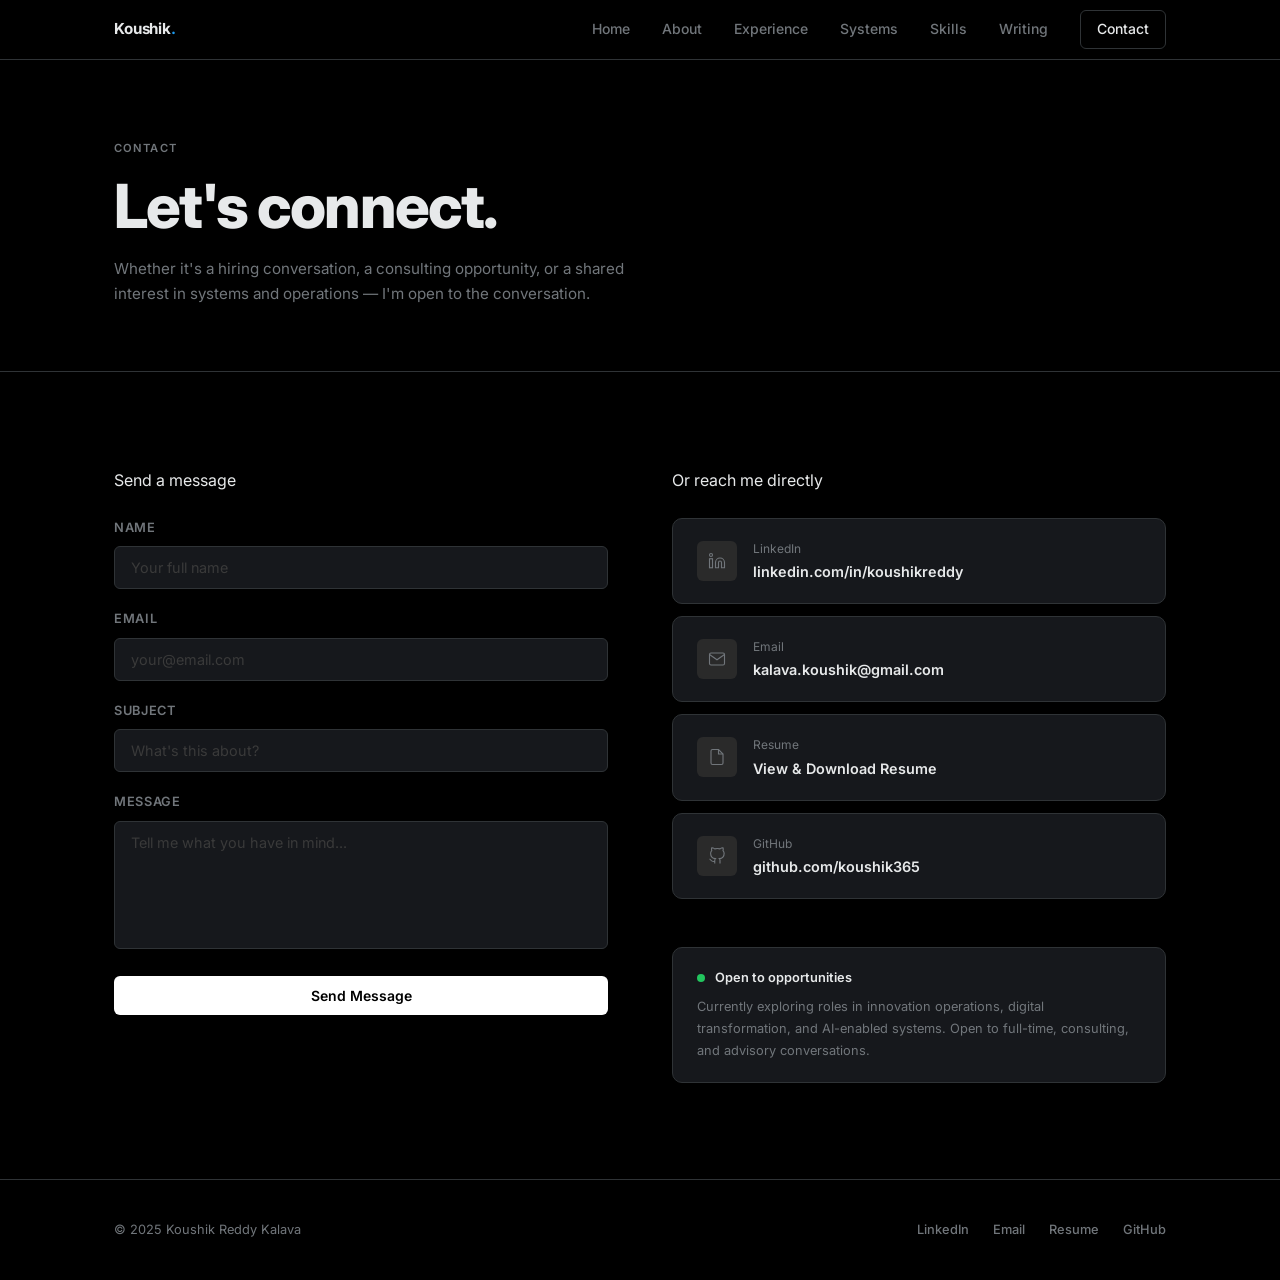
<file: contact.html>
<!DOCTYPE html>
<html lang="en">
<head>
  <meta charset="UTF-8" />
  <meta name="viewport" content="width=device-width, initial-scale=1.0" />
  <title>Contact — Koushik Reddy Kalava</title>
  <meta name="description" content="Get in touch with Koushik Reddy Kalava for consulting, collaboration, or hiring." />
  <link rel="stylesheet" href="styles.css" />
</head>
<body>

<nav class="nav" role="navigation" aria-label="Main navigation">
  <div class="nav__inner">
    <a href="index.html" class="nav__logo">Koushik<span>.</span></a>
    <div class="nav__links">
      <a href="index.html">Home</a>
      <a href="about.html">About</a>
      <a href="experience.html">Experience</a>
      <a href="projects.html">Systems</a>
      <a href="skills.html">Skills</a>
      <a href="writing.html">Writing</a>
      <a href="contact.html" class="nav__cta">Contact</a>
    </div>
    <button class="nav__hamburger" id="hamburger" aria-label="Toggle navigation">
      <span></span><span></span><span></span>
    </button>
  </div>
</nav>
<div class="nav__mobile" id="mobile-nav">
  <a href="index.html">Home</a>
  <a href="about.html">About</a>
  <a href="experience.html">Experience</a>
  <a href="projects.html">Systems &amp; Projects</a>
  <a href="skills.html">Skills &amp; Tools</a>
  <a href="writing.html">Writing</a>
  <a href="resume.html">Resume</a>
  <a href="contact.html">Contact</a>
</div>

<main>

  <div class="page-header">
    <div class="container">
      <div class="label fade-in">Contact</div>
      <h1 class="fade-in">Let's connect.</h1>
      <p class="fade-in fade-in-delay-1">Whether it's a hiring conversation, a consulting opportunity, or a shared interest in systems and operations — I'm open to the conversation.</p>
    </div>
  </div>

  <section class="section">
    <div class="container">
      <div style="display:grid; grid-template-columns:1fr 1fr; gap:64px; align-items:start;">

        <!-- Contact Form -->
        <div class="fade-in">
          <div class="label" style="margin-bottom:24px;">Send a message</div>
          <form id="contact-form" novalidate>
            <div class="form-group">
              <label for="name">Name</label>
              <input type="text" id="name" name="name" placeholder="Your full name" required autocomplete="name" />
            </div>
            <div class="form-group">
              <label for="email">Email</label>
              <input type="email" id="email" name="email" placeholder="your@email.com" required autocomplete="email" />
            </div>
            <div class="form-group">
              <label for="subject">Subject</label>
              <input type="text" id="subject" name="subject" placeholder="What's this about?" />
            </div>
            <div class="form-group">
              <label for="message">Message</label>
              <textarea id="message" name="message" rows="6" placeholder="Tell me what you have in mind..." required></textarea>
            </div>
            <button type="submit" class="btn btn-primary" style="width:100%;justify-content:center;">
              Send Message
            </button>
          </form>
        </div>

        <!-- Contact Links -->
        <div class="fade-in fade-in-delay-1">
          <div class="label" style="margin-bottom:24px;">Or reach me directly</div>
          <div style="display:flex;flex-direction:column;gap:12px;margin-bottom:48px;">

            <a href="https://linkedin.com/in/koushikreddy" target="_blank" rel="noopener" class="contact-link">
              <div class="contact-link__icon">
                <svg viewBox="0 0 24 24" fill="none" stroke="currentColor" stroke-width="1.5">
                  <path d="M16 8a6 6 0 016 6v7h-4v-7a2 2 0 00-2-2 2 2 0 00-2 2v7h-4v-7a6 6 0 016-6z"/>
                  <rect x="2" y="9" width="4" height="12"/><circle cx="4" cy="4" r="2"/>
                </svg>
              </div>
              <div>
                <div class="contact-link__label">LinkedIn</div>
                <div class="contact-link__val">linkedin.com/in/koushikreddy</div>
              </div>
            </a>

            <a href="mailto:kalava.koushik@gmail.com" class="contact-link">
              <div class="contact-link__icon">
                <svg viewBox="0 0 24 24" fill="none" stroke="currentColor" stroke-width="1.5">
                  <path d="M4 4h16c1.1 0 2 .9 2 2v12c0 1.1-.9 2-2 2H4c-1.1 0-2-.9-2-2V6c0-1.1.9-2 2-2z"/>
                  <polyline points="22,6 12,13 2,6"/>
                </svg>
              </div>
              <div>
                <div class="contact-link__label">Email</div>
                <div class="contact-link__val">kalava.koushik@gmail.com</div>
              </div>
            </a>

            <a href="resume.html" class="contact-link">
              <div class="contact-link__icon">
                <svg viewBox="0 0 24 24" fill="none" stroke="currentColor" stroke-width="1.5">
                  <path d="M14 2H6a2 2 0 00-2 2v16a2 2 0 002 2h12a2 2 0 002-2V8z"/>
                  <polyline points="14,2 14,8 20,8"/>
                </svg>
              </div>
              <div>
                <div class="contact-link__label">Resume</div>
                <div class="contact-link__val">View &amp; Download Resume</div>
              </div>
            </a>

            <a href="https://github.com/koushik365" target="_blank" rel="noopener" class="contact-link">
              <div class="contact-link__icon">
                <svg viewBox="0 0 24 24" fill="none" stroke="currentColor" stroke-width="1.5">
                  <path d="M9 19c-5 1.5-5-2.5-7-3m14 6v-3.87a3.37 3.37 0 00-.94-2.61c3.14-.35 6.44-1.54 6.44-7A5.44 5.44 0 0020 4.77 5.07 5.07 0 0019.91 1S18.73.65 16 2.48a13.38 13.38 0 00-7 0C6.27.65 5.09 1 5.09 1A5.07 5.07 0 005 4.77a5.44 5.44 0 00-1.5 3.78c0 5.42 3.3 6.61 6.44 7A3.37 3.37 0 009 18.13V22"/>
                </svg>
              </div>
              <div>
                <div class="contact-link__label">GitHub</div>
                <div class="contact-link__val">github.com/koushik365</div>
              </div>
            </a>

          </div>

          <!-- Availability note -->
          <div style="
            background:var(--card); border:1px solid var(--border);
            border-radius:var(--radius); padding:20px 24px;
          ">
            <div style="display:flex;align-items:center;gap:10px;margin-bottom:8px;">
              <span style="width:8px;height:8px;border-radius:50%;background:#22c55e;display:block;"></span>
              <span style="font-size:0.8rem;font-weight:600;color:var(--text);">Open to opportunities</span>
            </div>
            <p style="font-size:0.8rem;">
              Currently exploring roles in innovation operations, digital transformation, and AI-enabled systems. Open to full-time, consulting, and advisory conversations.
            </p>
          </div>

        </div>
      </div>
    </div>
  </section>

</main>

<footer class="footer">
  <div class="container">
    <div class="footer__inner">
      <span class="footer__copy">© 2025 Koushik Reddy Kalava</span>
      <div class="footer__links">
        <a href="https://linkedin.com/in/koushikreddy" target="_blank" rel="noopener">LinkedIn</a>
        <a href="mailto:kalava.koushik@gmail.com">Email</a>
        <a href="resume.html">Resume</a>
        <a href="https://github.com/koushik365" target="_blank" rel="noopener">GitHub</a>
      </div>
    </div>
  </div>
</footer>

<script src="main.js"></script>
</body>
</html>
</file>
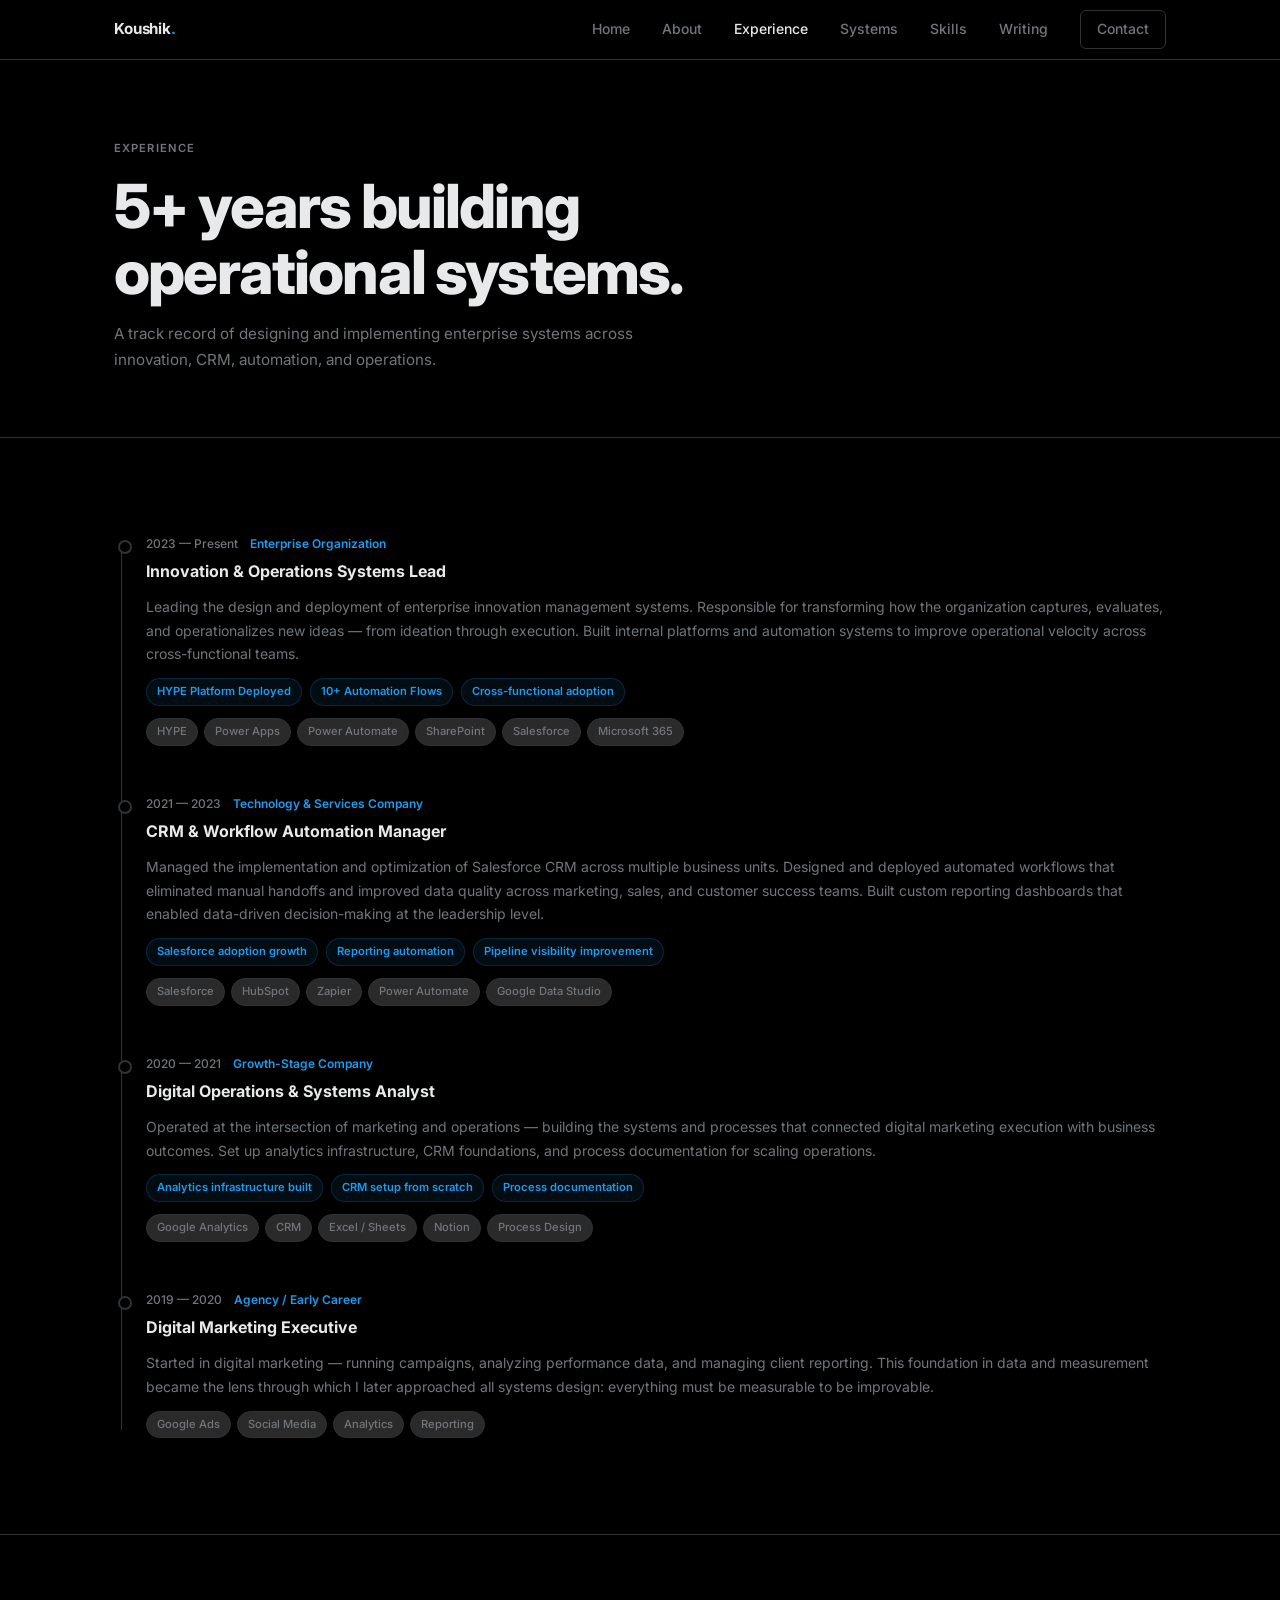
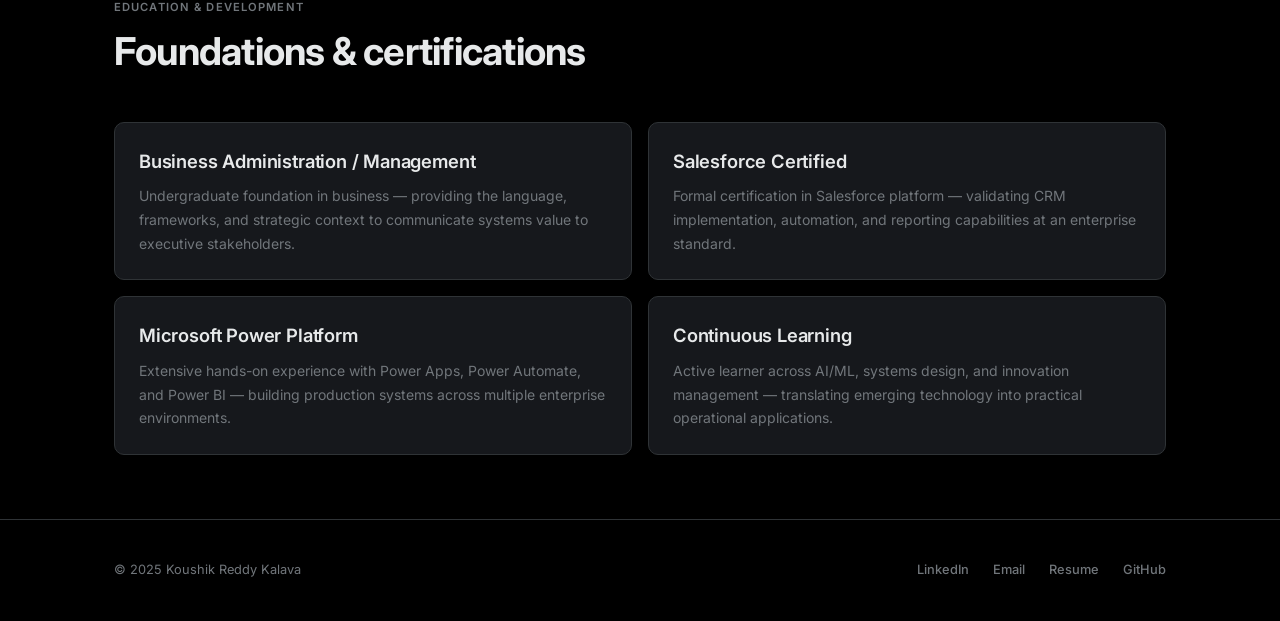
<file: experience.html>
<!DOCTYPE html>
<html lang="en">
<head>
  <meta charset="UTF-8" />
  <meta name="viewport" content="width=device-width, initial-scale=1.0" />
  <title>Experience — Koushik Reddy Kalava</title>
  <meta name="description" content="Koushik's professional experience in innovation operations, CRM systems, workflow automation, and digital transformation." />
  <link rel="stylesheet" href="styles.css" />
</head>
<body>

<nav class="nav" role="navigation" aria-label="Main navigation">
  <div class="nav__inner">
    <a href="index.html" class="nav__logo">Koushik<span>.</span></a>
    <div class="nav__links">
      <a href="index.html">Home</a>
      <a href="about.html">About</a>
      <a href="experience.html">Experience</a>
      <a href="projects.html">Systems</a>
      <a href="skills.html">Skills</a>
      <a href="writing.html">Writing</a>
      <a href="contact.html" class="nav__cta">Contact</a>
    </div>
    <button class="nav__hamburger" id="hamburger" aria-label="Toggle navigation">
      <span></span><span></span><span></span>
    </button>
  </div>
</nav>
<div class="nav__mobile" id="mobile-nav">
  <a href="index.html">Home</a>
  <a href="about.html">About</a>
  <a href="experience.html">Experience</a>
  <a href="projects.html">Systems &amp; Projects</a>
  <a href="skills.html">Skills &amp; Tools</a>
  <a href="writing.html">Writing</a>
  <a href="resume.html">Resume</a>
  <a href="contact.html">Contact</a>
</div>

<main>

  <div class="page-header">
    <div class="container">
      <div class="label fade-in">Experience</div>
      <h1 class="fade-in">5+ years building<br />operational systems.</h1>
      <p class="fade-in fade-in-delay-1">A track record of designing and implementing enterprise systems across innovation, CRM, automation, and operations.</p>
    </div>
  </div>

  <section class="section">
    <div class="container">

      <div class="timeline">

        <!-- Role 1 -->
        <div class="timeline__item fade-in">
          <div class="timeline__dot"></div>
          <div class="timeline__meta">
            <span class="timeline__date">2023 — Present</span>
            <span class="timeline__company">Enterprise Organization</span>
          </div>
          <div class="timeline__role">Innovation &amp; Operations Systems Lead</div>
          <p class="timeline__desc">
            Leading the design and deployment of enterprise innovation management systems. Responsible for transforming how the organization captures, evaluates, and operationalizes new ideas — from ideation through execution. Built internal platforms and automation systems to improve operational velocity across cross-functional teams.
          </p>
          <div class="timeline__metrics">
            <span class="metric-badge">HYPE Platform Deployed</span>
            <span class="metric-badge">10+ Automation Flows</span>
            <span class="metric-badge">Cross-functional adoption</span>
          </div>
          <div class="timeline__tools">
            <span class="tag">HYPE</span>
            <span class="tag">Power Apps</span>
            <span class="tag">Power Automate</span>
            <span class="tag">SharePoint</span>
            <span class="tag">Salesforce</span>
            <span class="tag">Microsoft 365</span>
          </div>
        </div>

        <!-- Role 2 -->
        <div class="timeline__item fade-in fade-in-delay-1">
          <div class="timeline__dot"></div>
          <div class="timeline__meta">
            <span class="timeline__date">2021 — 2023</span>
            <span class="timeline__company">Technology &amp; Services Company</span>
          </div>
          <div class="timeline__role">CRM &amp; Workflow Automation Manager</div>
          <p class="timeline__desc">
            Managed the implementation and optimization of Salesforce CRM across multiple business units. Designed and deployed automated workflows that eliminated manual handoffs and improved data quality across marketing, sales, and customer success teams. Built custom reporting dashboards that enabled data-driven decision-making at the leadership level.
          </p>
          <div class="timeline__metrics">
            <span class="metric-badge">Salesforce adoption growth</span>
            <span class="metric-badge">Reporting automation</span>
            <span class="metric-badge">Pipeline visibility improvement</span>
          </div>
          <div class="timeline__tools">
            <span class="tag">Salesforce</span>
            <span class="tag">HubSpot</span>
            <span class="tag">Zapier</span>
            <span class="tag">Power Automate</span>
            <span class="tag">Google Data Studio</span>
          </div>
        </div>

        <!-- Role 3 -->
        <div class="timeline__item fade-in fade-in-delay-2">
          <div class="timeline__dot"></div>
          <div class="timeline__meta">
            <span class="timeline__date">2020 — 2021</span>
            <span class="timeline__company">Growth-Stage Company</span>
          </div>
          <div class="timeline__role">Digital Operations &amp; Systems Analyst</div>
          <p class="timeline__desc">
            Operated at the intersection of marketing and operations — building the systems and processes that connected digital marketing execution with business outcomes. Set up analytics infrastructure, CRM foundations, and process documentation for scaling operations.
          </p>
          <div class="timeline__metrics">
            <span class="metric-badge">Analytics infrastructure built</span>
            <span class="metric-badge">CRM setup from scratch</span>
            <span class="metric-badge">Process documentation</span>
          </div>
          <div class="timeline__tools">
            <span class="tag">Google Analytics</span>
            <span class="tag">CRM</span>
            <span class="tag">Excel / Sheets</span>
            <span class="tag">Notion</span>
            <span class="tag">Process Design</span>
          </div>
        </div>

        <!-- Role 4 -->
        <div class="timeline__item fade-in">
          <div class="timeline__dot"></div>
          <div class="timeline__meta">
            <span class="timeline__date">2019 — 2020</span>
            <span class="timeline__company">Agency / Early Career</span>
          </div>
          <div class="timeline__role">Digital Marketing Executive</div>
          <p class="timeline__desc">
            Started in digital marketing — running campaigns, analyzing performance data, and managing client reporting. This foundation in data and measurement became the lens through which I later approached all systems design: everything must be measurable to be improvable.
          </p>
          <div class="timeline__tools">
            <span class="tag">Google Ads</span>
            <span class="tag">Social Media</span>
            <span class="tag">Analytics</span>
            <span class="tag">Reporting</span>
          </div>
        </div>

      </div>
    </div>
  </section>

  <hr class="divider" />

  <!-- Education / Certs -->
  <section class="section-sm">
    <div class="container">
      <div class="section-header fade-in">
        <div class="label">Education &amp; Development</div>
        <h2>Foundations &amp; certifications</h2>
      </div>
      <div class="grid-2">
        <div class="card fade-in">
          <h3>Business Administration / Management</h3>
          <p style="margin-top:8px;">Undergraduate foundation in business — providing the language, frameworks, and strategic context to communicate systems value to executive stakeholders.</p>
        </div>
        <div class="card fade-in fade-in-delay-1">
          <h3>Salesforce Certified</h3>
          <p style="margin-top:8px;">Formal certification in Salesforce platform — validating CRM implementation, automation, and reporting capabilities at an enterprise standard.</p>
        </div>
        <div class="card fade-in">
          <h3>Microsoft Power Platform</h3>
          <p style="margin-top:8px;">Extensive hands-on experience with Power Apps, Power Automate, and Power BI — building production systems across multiple enterprise environments.</p>
        </div>
        <div class="card fade-in fade-in-delay-1">
          <h3>Continuous Learning</h3>
          <p style="margin-top:8px;">Active learner across AI/ML, systems design, and innovation management — translating emerging technology into practical operational applications.</p>
        </div>
      </div>
    </div>
  </section>

</main>

<footer class="footer">
  <div class="container">
    <div class="footer__inner">
      <span class="footer__copy">© 2025 Koushik Reddy Kalava</span>
      <div class="footer__links">
        <a href="https://linkedin.com/in/koushikreddy" target="_blank" rel="noopener">LinkedIn</a>
        <a href="mailto:kalava.koushik@gmail.com">Email</a>
        <a href="resume.html">Resume</a>
        <a href="https://github.com/koushik365" target="_blank" rel="noopener">GitHub</a>
      </div>
    </div>
  </div>
</footer>

<script src="main.js"></script>
</body>
</html>
</file>
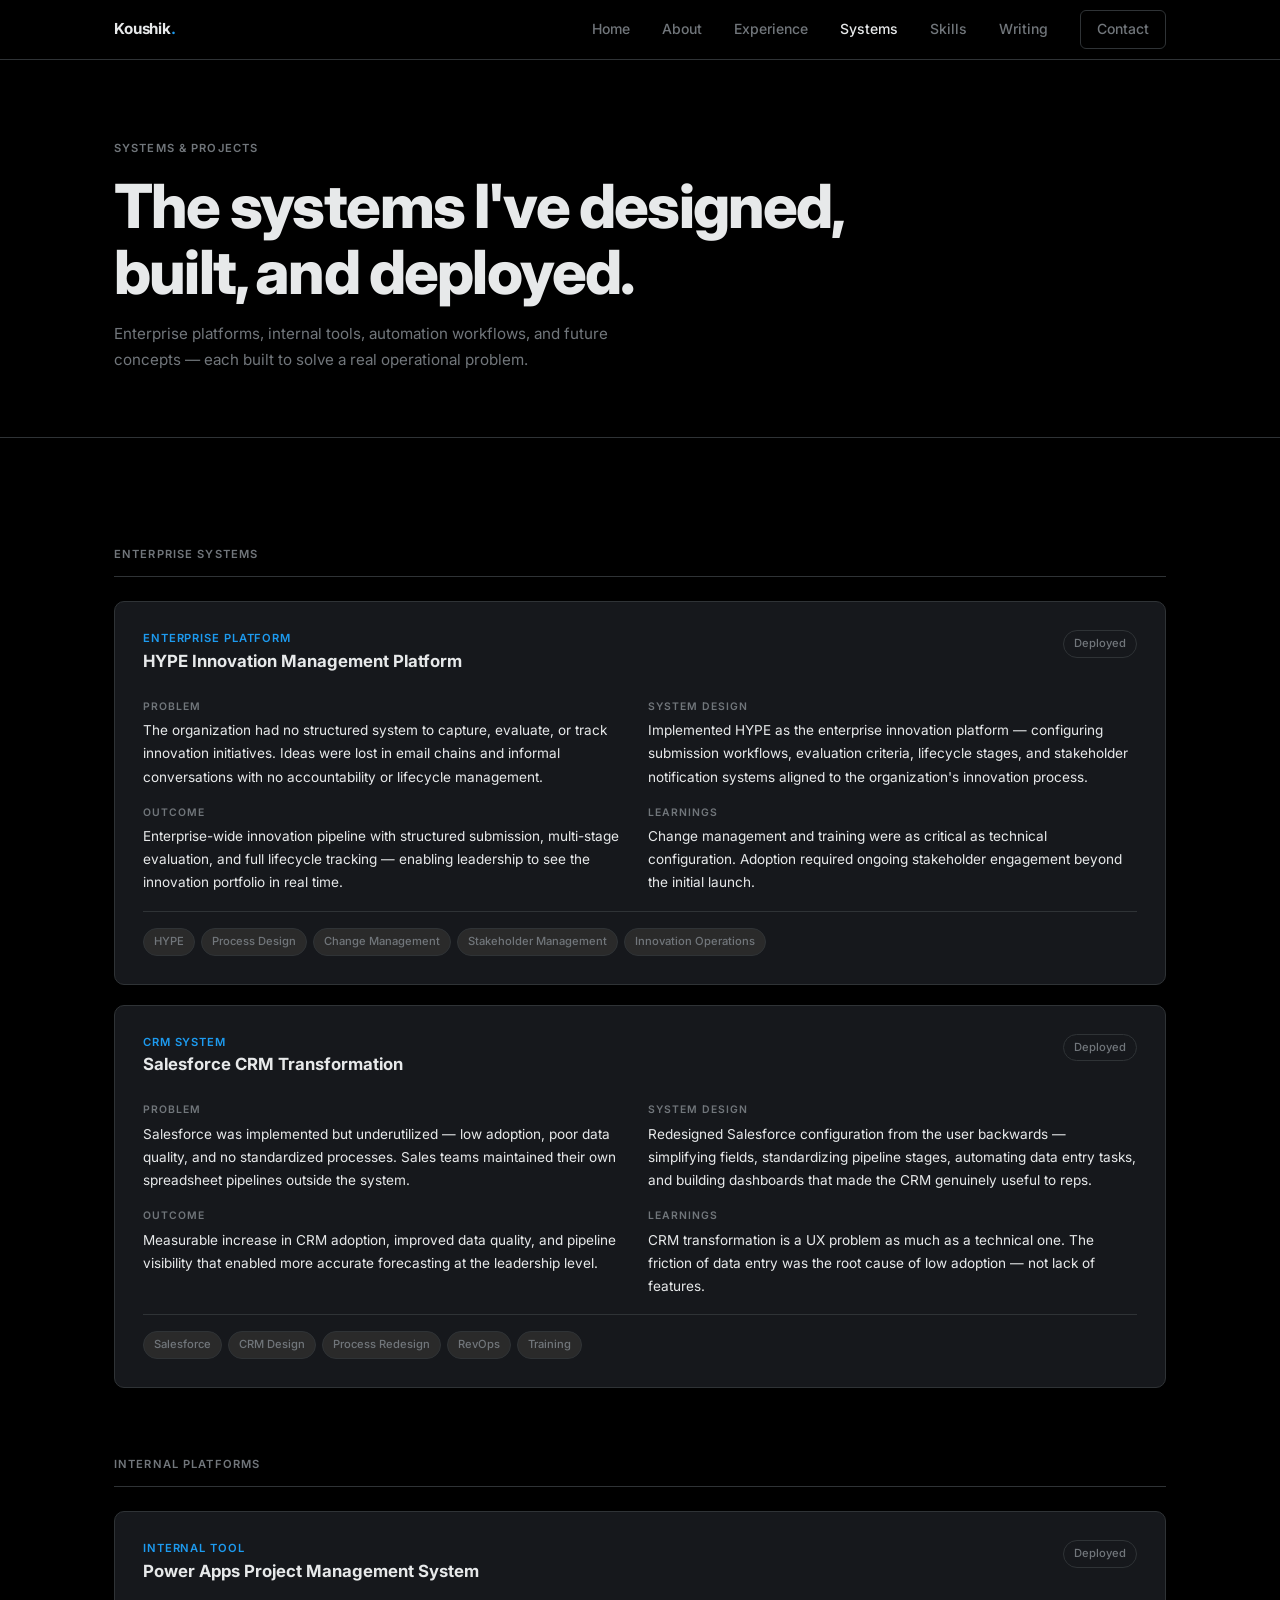
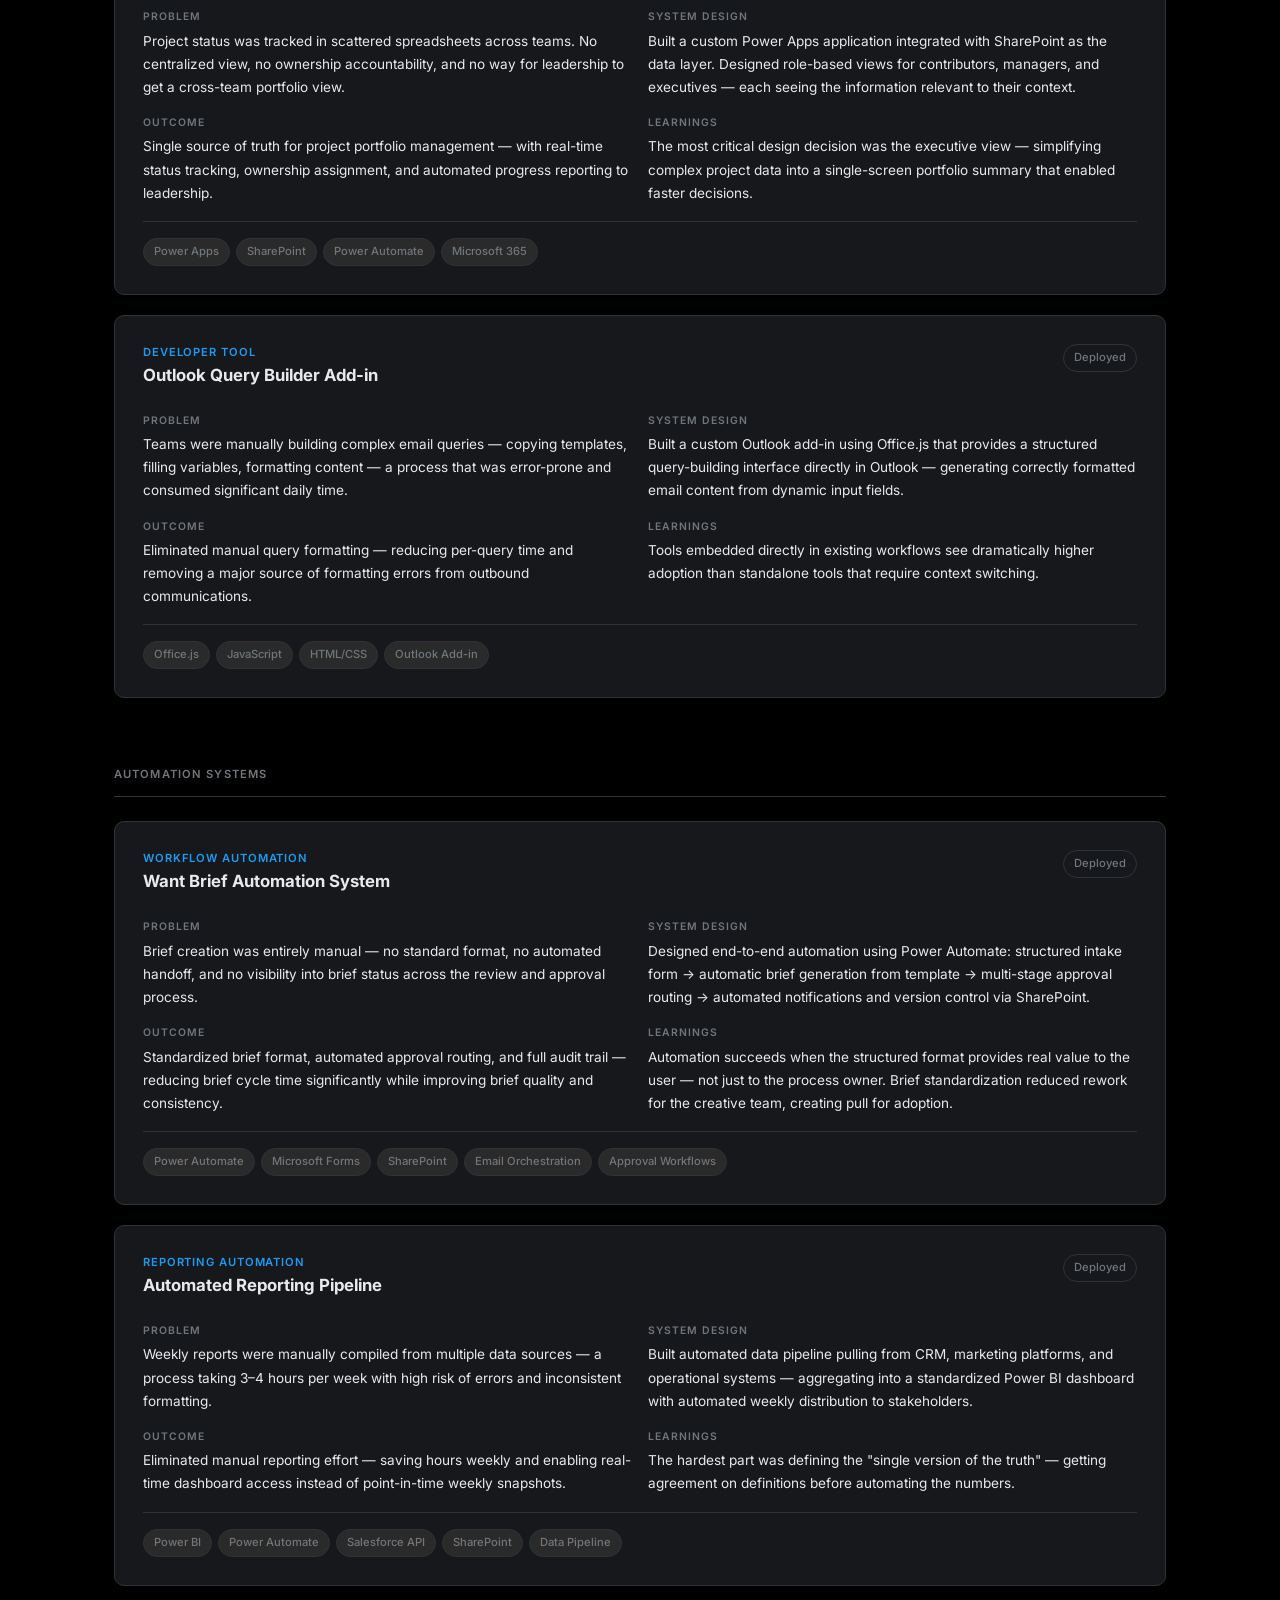
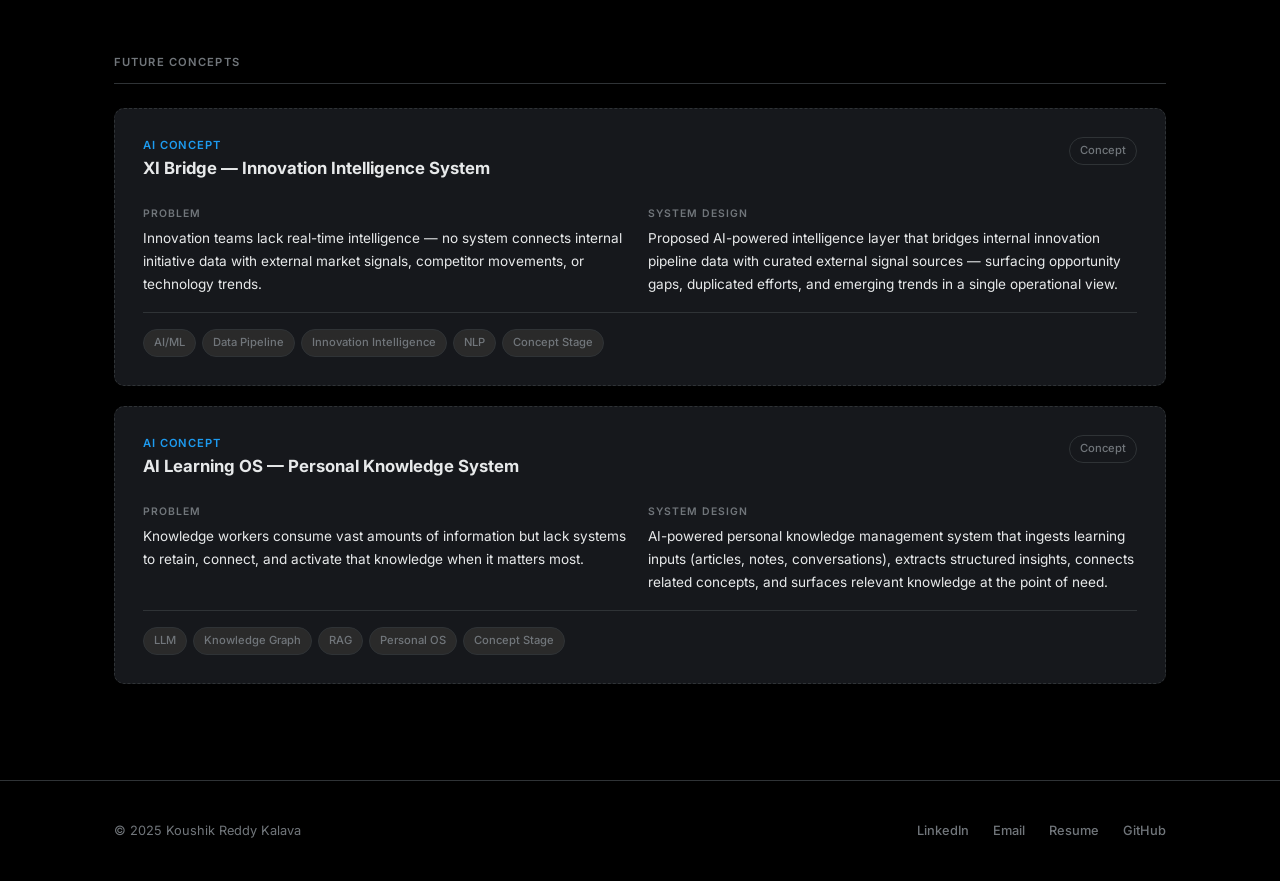
<file: projects.html>
<!DOCTYPE html>
<html lang="en">
<head>
  <meta charset="UTF-8" />
  <meta name="viewport" content="width=device-width, initial-scale=1.0" />
  <title>Systems &amp; Projects — Koushik Reddy Kalava</title>
  <meta name="description" content="Enterprise systems, internal platforms, automation workflows, and future concepts built by Koushik Reddy Kalava." />
  <link rel="stylesheet" href="styles.css" />
  <style>
    .projects-filter {
      display: flex; gap: 8px; flex-wrap: wrap;
      margin-bottom: 40px;
    }
    .filter-btn {
      font-size: 0.75rem; font-weight: 600; padding: 7px 14px;
      border: 1px solid var(--border); border-radius: 100px;
      color: var(--muted); background: none;
      transition: all 0.2s; cursor: pointer; font-family: var(--font);
    }
    .filter-btn:hover, .filter-btn.active {
      border-color: var(--text); color: var(--text); background: var(--warm);
    }
    .projects-section-label {
      font-size: 0.7rem; font-weight: 600; letter-spacing: 0.1em;
      text-transform: uppercase; color: var(--muted);
      padding: 12px 0; border-bottom: 1px solid var(--border);
      margin-bottom: 24px; margin-top: 56px;
    }
    .projects-section-label:first-of-type { margin-top: 0; }
  </style>
</head>
<body>

<nav class="nav" role="navigation" aria-label="Main navigation">
  <div class="nav__inner">
    <a href="index.html" class="nav__logo">Koushik<span>.</span></a>
    <div class="nav__links">
      <a href="index.html">Home</a>
      <a href="about.html">About</a>
      <a href="experience.html">Experience</a>
      <a href="projects.html">Systems</a>
      <a href="skills.html">Skills</a>
      <a href="writing.html">Writing</a>
      <a href="contact.html" class="nav__cta">Contact</a>
    </div>
    <button class="nav__hamburger" id="hamburger" aria-label="Toggle navigation">
      <span></span><span></span><span></span>
    </button>
  </div>
</nav>
<div class="nav__mobile" id="mobile-nav">
  <a href="index.html">Home</a>
  <a href="about.html">About</a>
  <a href="experience.html">Experience</a>
  <a href="projects.html">Systems &amp; Projects</a>
  <a href="skills.html">Skills &amp; Tools</a>
  <a href="writing.html">Writing</a>
  <a href="resume.html">Resume</a>
  <a href="contact.html">Contact</a>
</div>

<main>

  <div class="page-header">
    <div class="container">
      <div class="label fade-in">Systems &amp; Projects</div>
      <h1 class="fade-in">The systems I've designed,<br />built, and deployed.</h1>
      <p class="fade-in fade-in-delay-1">Enterprise platforms, internal tools, automation workflows, and future concepts — each built to solve a real operational problem.</p>
    </div>
  </div>

  <section class="section">
    <div class="container">

      <!-- ── ENTERPRISE SYSTEMS ────────────────────────────── -->
      <div class="projects-section-label fade-in">Enterprise Systems</div>
      <div style="display:flex;flex-direction:column;gap:20px;">

        <div class="project-card fade-in">
          <div class="project-card__header">
            <div>
              <div class="project-card__category">Enterprise Platform</div>
              <div class="project-card__title">HYPE Innovation Management Platform</div>
            </div>
            <span class="project-card__badge">Deployed</span>
          </div>
          <div class="project-card__grid">
            <div class="project-card__field">
              <label>Problem</label>
              <p>The organization had no structured system to capture, evaluate, or track innovation initiatives. Ideas were lost in email chains and informal conversations with no accountability or lifecycle management.</p>
            </div>
            <div class="project-card__field">
              <label>System Design</label>
              <p>Implemented HYPE as the enterprise innovation platform — configuring submission workflows, evaluation criteria, lifecycle stages, and stakeholder notification systems aligned to the organization's innovation process.</p>
            </div>
            <div class="project-card__field">
              <label>Outcome</label>
              <p>Enterprise-wide innovation pipeline with structured submission, multi-stage evaluation, and full lifecycle tracking — enabling leadership to see the innovation portfolio in real time.</p>
            </div>
            <div class="project-card__field">
              <label>Learnings</label>
              <p>Change management and training were as critical as technical configuration. Adoption required ongoing stakeholder engagement beyond the initial launch.</p>
            </div>
          </div>
          <div class="project-card__stack">
            <span class="tag">HYPE</span>
            <span class="tag">Process Design</span>
            <span class="tag">Change Management</span>
            <span class="tag">Stakeholder Management</span>
            <span class="tag">Innovation Operations</span>
          </div>
        </div>

        <div class="project-card fade-in">
          <div class="project-card__header">
            <div>
              <div class="project-card__category">CRM System</div>
              <div class="project-card__title">Salesforce CRM Transformation</div>
            </div>
            <span class="project-card__badge">Deployed</span>
          </div>
          <div class="project-card__grid">
            <div class="project-card__field">
              <label>Problem</label>
              <p>Salesforce was implemented but underutilized — low adoption, poor data quality, and no standardized processes. Sales teams maintained their own spreadsheet pipelines outside the system.</p>
            </div>
            <div class="project-card__field">
              <label>System Design</label>
              <p>Redesigned Salesforce configuration from the user backwards — simplifying fields, standardizing pipeline stages, automating data entry tasks, and building dashboards that made the CRM genuinely useful to reps.</p>
            </div>
            <div class="project-card__field">
              <label>Outcome</label>
              <p>Measurable increase in CRM adoption, improved data quality, and pipeline visibility that enabled more accurate forecasting at the leadership level.</p>
            </div>
            <div class="project-card__field">
              <label>Learnings</label>
              <p>CRM transformation is a UX problem as much as a technical one. The friction of data entry was the root cause of low adoption — not lack of features.</p>
            </div>
          </div>
          <div class="project-card__stack">
            <span class="tag">Salesforce</span>
            <span class="tag">CRM Design</span>
            <span class="tag">Process Redesign</span>
            <span class="tag">RevOps</span>
            <span class="tag">Training</span>
          </div>
        </div>

      </div>

      <!-- ── INTERNAL PLATFORMS ────────────────────────────── -->
      <div class="projects-section-label fade-in">Internal Platforms</div>
      <div style="display:flex;flex-direction:column;gap:20px;">

        <div class="project-card fade-in">
          <div class="project-card__header">
            <div>
              <div class="project-card__category">Internal Tool</div>
              <div class="project-card__title">Power Apps Project Management System</div>
            </div>
            <span class="project-card__badge">Deployed</span>
          </div>
          <div class="project-card__grid">
            <div class="project-card__field">
              <label>Problem</label>
              <p>Project status was tracked in scattered spreadsheets across teams. No centralized view, no ownership accountability, and no way for leadership to get a cross-team portfolio view.</p>
            </div>
            <div class="project-card__field">
              <label>System Design</label>
              <p>Built a custom Power Apps application integrated with SharePoint as the data layer. Designed role-based views for contributors, managers, and executives — each seeing the information relevant to their context.</p>
            </div>
            <div class="project-card__field">
              <label>Outcome</label>
              <p>Single source of truth for project portfolio management — with real-time status tracking, ownership assignment, and automated progress reporting to leadership.</p>
            </div>
            <div class="project-card__field">
              <label>Learnings</label>
              <p>The most critical design decision was the executive view — simplifying complex project data into a single-screen portfolio summary that enabled faster decisions.</p>
            </div>
          </div>
          <div class="project-card__stack">
            <span class="tag">Power Apps</span>
            <span class="tag">SharePoint</span>
            <span class="tag">Power Automate</span>
            <span class="tag">Microsoft 365</span>
          </div>
        </div>

        <div class="project-card fade-in">
          <div class="project-card__header">
            <div>
              <div class="project-card__category">Developer Tool</div>
              <div class="project-card__title">Outlook Query Builder Add-in</div>
            </div>
            <span class="project-card__badge">Deployed</span>
          </div>
          <div class="project-card__grid">
            <div class="project-card__field">
              <label>Problem</label>
              <p>Teams were manually building complex email queries — copying templates, filling variables, formatting content — a process that was error-prone and consumed significant daily time.</p>
            </div>
            <div class="project-card__field">
              <label>System Design</label>
              <p>Built a custom Outlook add-in using Office.js that provides a structured query-building interface directly in Outlook — generating correctly formatted email content from dynamic input fields.</p>
            </div>
            <div class="project-card__field">
              <label>Outcome</label>
              <p>Eliminated manual query formatting — reducing per-query time and removing a major source of formatting errors from outbound communications.</p>
            </div>
            <div class="project-card__field">
              <label>Learnings</label>
              <p>Tools embedded directly in existing workflows see dramatically higher adoption than standalone tools that require context switching.</p>
            </div>
          </div>
          <div class="project-card__stack">
            <span class="tag">Office.js</span>
            <span class="tag">JavaScript</span>
            <span class="tag">HTML/CSS</span>
            <span class="tag">Outlook Add-in</span>
          </div>
        </div>

      </div>

      <!-- ── AUTOMATION SYSTEMS ─────────────────────────────── -->
      <div class="projects-section-label fade-in">Automation Systems</div>
      <div style="display:flex;flex-direction:column;gap:20px;">

        <div class="project-card fade-in">
          <div class="project-card__header">
            <div>
              <div class="project-card__category">Workflow Automation</div>
              <div class="project-card__title">Want Brief Automation System</div>
            </div>
            <span class="project-card__badge">Deployed</span>
          </div>
          <div class="project-card__grid">
            <div class="project-card__field">
              <label>Problem</label>
              <p>Brief creation was entirely manual — no standard format, no automated handoff, and no visibility into brief status across the review and approval process.</p>
            </div>
            <div class="project-card__field">
              <label>System Design</label>
              <p>Designed end-to-end automation using Power Automate: structured intake form → automatic brief generation from template → multi-stage approval routing → automated notifications and version control via SharePoint.</p>
            </div>
            <div class="project-card__field">
              <label>Outcome</label>
              <p>Standardized brief format, automated approval routing, and full audit trail — reducing brief cycle time significantly while improving brief quality and consistency.</p>
            </div>
            <div class="project-card__field">
              <label>Learnings</label>
              <p>Automation succeeds when the structured format provides real value to the user — not just to the process owner. Brief standardization reduced rework for the creative team, creating pull for adoption.</p>
            </div>
          </div>
          <div class="project-card__stack">
            <span class="tag">Power Automate</span>
            <span class="tag">Microsoft Forms</span>
            <span class="tag">SharePoint</span>
            <span class="tag">Email Orchestration</span>
            <span class="tag">Approval Workflows</span>
          </div>
        </div>

        <div class="project-card fade-in">
          <div class="project-card__header">
            <div>
              <div class="project-card__category">Reporting Automation</div>
              <div class="project-card__title">Automated Reporting Pipeline</div>
            </div>
            <span class="project-card__badge">Deployed</span>
          </div>
          <div class="project-card__grid">
            <div class="project-card__field">
              <label>Problem</label>
              <p>Weekly reports were manually compiled from multiple data sources — a process taking 3–4 hours per week with high risk of errors and inconsistent formatting.</p>
            </div>
            <div class="project-card__field">
              <label>System Design</label>
              <p>Built automated data pipeline pulling from CRM, marketing platforms, and operational systems — aggregating into a standardized Power BI dashboard with automated weekly distribution to stakeholders.</p>
            </div>
            <div class="project-card__field">
              <label>Outcome</label>
              <p>Eliminated manual reporting effort — saving hours weekly and enabling real-time dashboard access instead of point-in-time weekly snapshots.</p>
            </div>
            <div class="project-card__field">
              <label>Learnings</label>
              <p>The hardest part was defining the "single version of the truth" — getting agreement on definitions before automating the numbers.</p>
            </div>
          </div>
          <div class="project-card__stack">
            <span class="tag">Power BI</span>
            <span class="tag">Power Automate</span>
            <span class="tag">Salesforce API</span>
            <span class="tag">SharePoint</span>
            <span class="tag">Data Pipeline</span>
          </div>
        </div>

      </div>

      <!-- ── FUTURE CONCEPTS ───────────────────────────────── -->
      <div class="projects-section-label fade-in">Future Concepts</div>
      <div style="display:flex;flex-direction:column;gap:20px;">

        <div class="project-card fade-in" style="border-style: dashed;">
          <div class="project-card__header">
            <div>
              <div class="project-card__category">AI Concept</div>
              <div class="project-card__title">XI Bridge — Innovation Intelligence System</div>
            </div>
            <span class="project-card__badge">Concept</span>
          </div>
          <div class="project-card__grid">
            <div class="project-card__field">
              <label>Problem</label>
              <p>Innovation teams lack real-time intelligence — no system connects internal initiative data with external market signals, competitor movements, or technology trends.</p>
            </div>
            <div class="project-card__field">
              <label>System Design</label>
              <p>Proposed AI-powered intelligence layer that bridges internal innovation pipeline data with curated external signal sources — surfacing opportunity gaps, duplicated efforts, and emerging trends in a single operational view.</p>
            </div>
          </div>
          <div class="project-card__stack">
            <span class="tag">AI/ML</span>
            <span class="tag">Data Pipeline</span>
            <span class="tag">Innovation Intelligence</span>
            <span class="tag">NLP</span>
            <span class="tag">Concept Stage</span>
          </div>
        </div>

        <div class="project-card fade-in" style="border-style: dashed;">
          <div class="project-card__header">
            <div>
              <div class="project-card__category">AI Concept</div>
              <div class="project-card__title">AI Learning OS — Personal Knowledge System</div>
            </div>
            <span class="project-card__badge">Concept</span>
          </div>
          <div class="project-card__grid">
            <div class="project-card__field">
              <label>Problem</label>
              <p>Knowledge workers consume vast amounts of information but lack systems to retain, connect, and activate that knowledge when it matters most.</p>
            </div>
            <div class="project-card__field">
              <label>System Design</label>
              <p>AI-powered personal knowledge management system that ingests learning inputs (articles, notes, conversations), extracts structured insights, connects related concepts, and surfaces relevant knowledge at the point of need.</p>
            </div>
          </div>
          <div class="project-card__stack">
            <span class="tag">LLM</span>
            <span class="tag">Knowledge Graph</span>
            <span class="tag">RAG</span>
            <span class="tag">Personal OS</span>
            <span class="tag">Concept Stage</span>
          </div>
        </div>

      </div>
    </div>
  </section>

</main>

<footer class="footer">
  <div class="container">
    <div class="footer__inner">
      <span class="footer__copy">© 2025 Koushik Reddy Kalava</span>
      <div class="footer__links">
        <a href="https://linkedin.com/in/koushikreddy" target="_blank" rel="noopener">LinkedIn</a>
        <a href="mailto:kalava.koushik@gmail.com">Email</a>
        <a href="resume.html">Resume</a>
        <a href="https://github.com/koushik365" target="_blank" rel="noopener">GitHub</a>
      </div>
    </div>
  </div>
</footer>

<script src="main.js"></script>
</body>
</html>
</file>
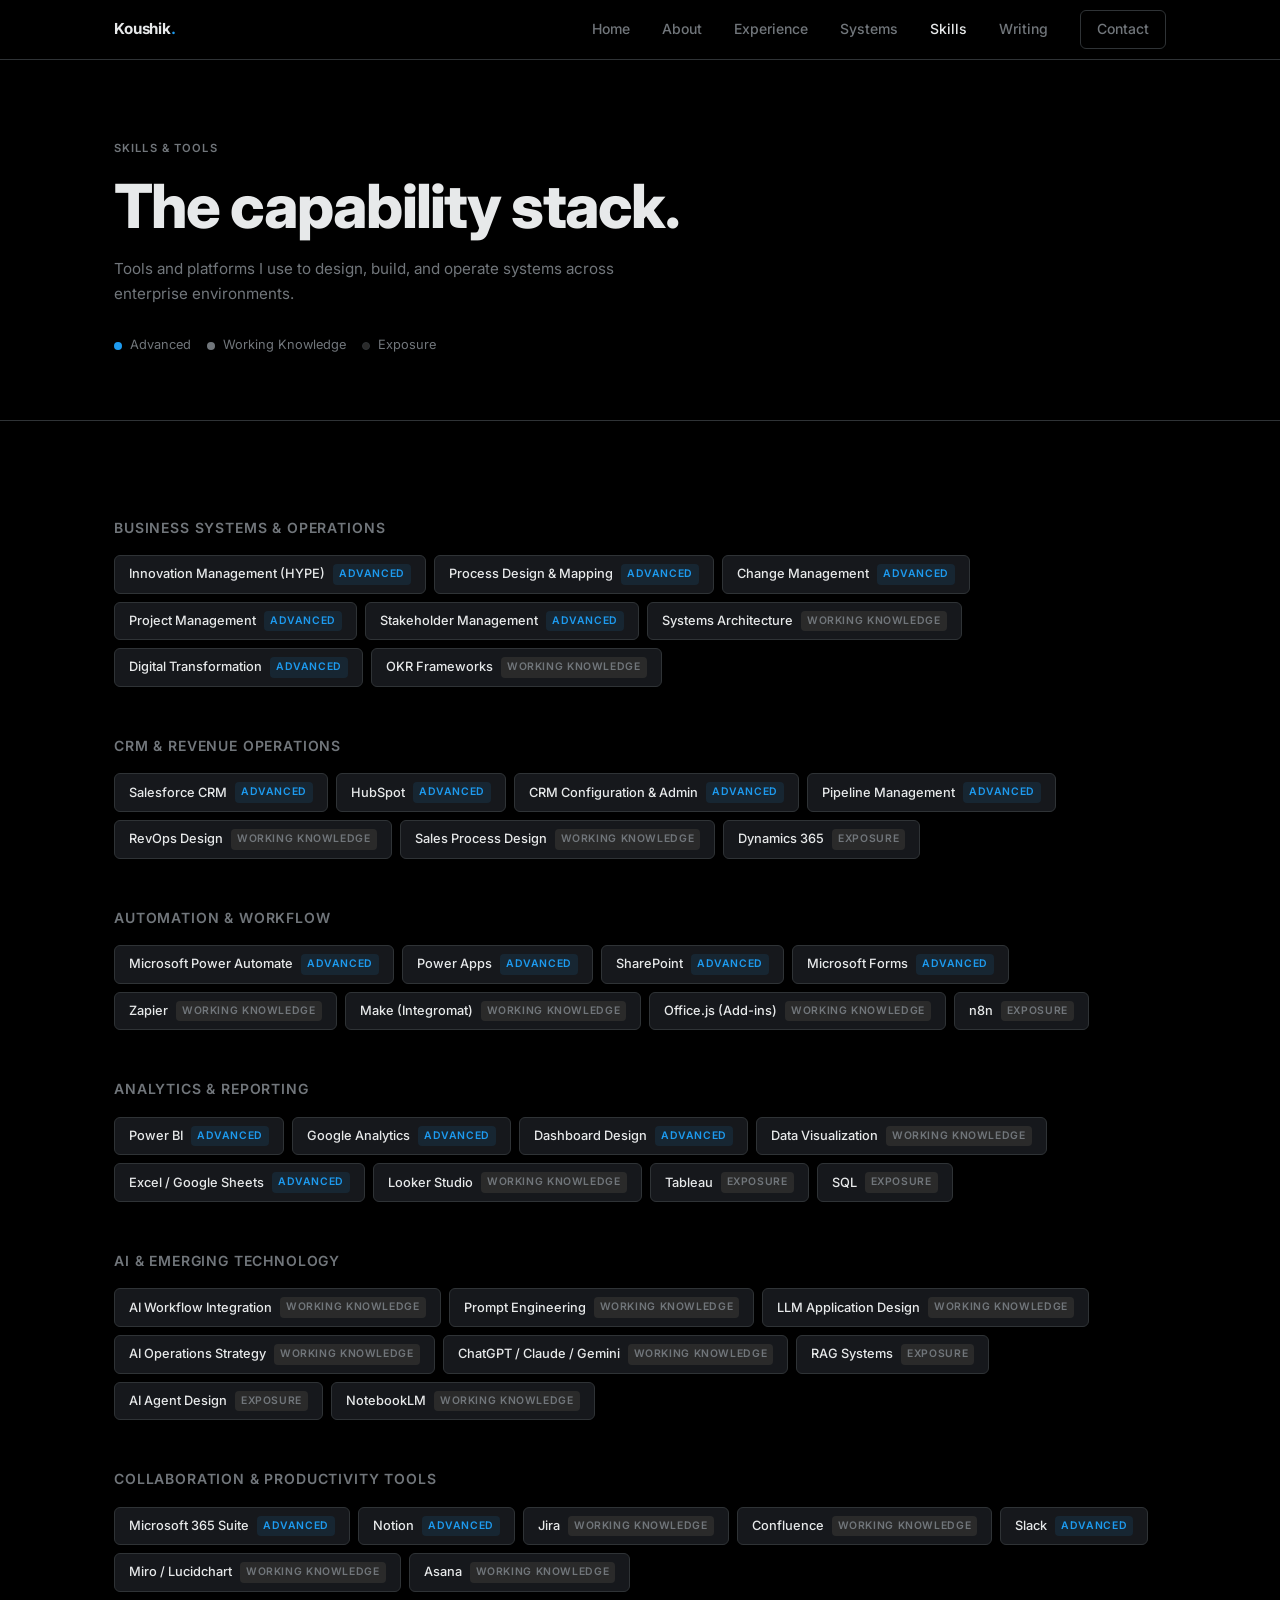
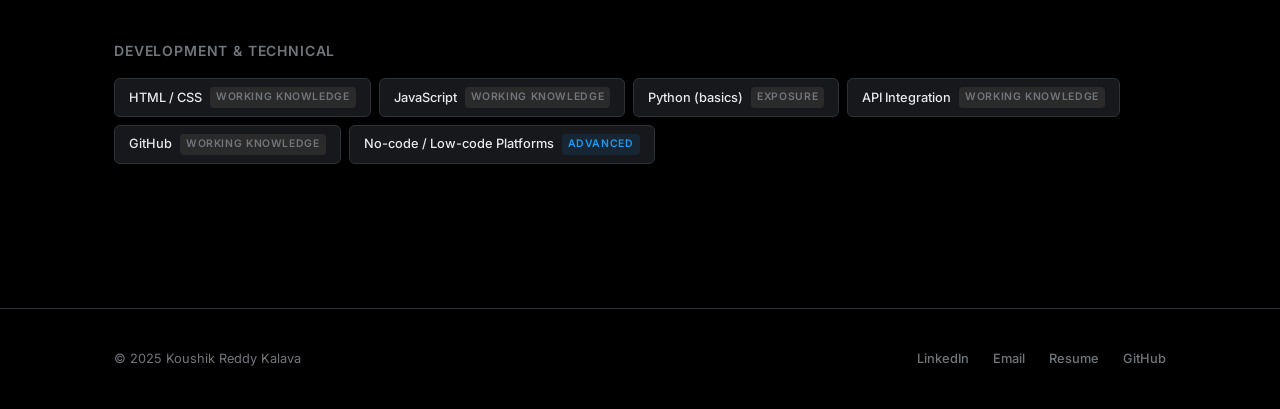
<file: skills.html>
<!DOCTYPE html>
<html lang="en">
<head>
  <meta charset="UTF-8" />
  <meta name="viewport" content="width=device-width, initial-scale=1.0" />
  <title>Skills &amp; Tools — Koushik Reddy Kalava</title>
  <meta name="description" content="Skills and tools across business systems, CRM platforms, workflow automation, analytics, AI, and collaboration tools." />
  <link rel="stylesheet" href="styles.css" />
</head>
<body>

<nav class="nav" role="navigation" aria-label="Main navigation">
  <div class="nav__inner">
    <a href="index.html" class="nav__logo">Koushik<span>.</span></a>
    <div class="nav__links">
      <a href="index.html">Home</a>
      <a href="about.html">About</a>
      <a href="experience.html">Experience</a>
      <a href="projects.html">Systems</a>
      <a href="skills.html">Skills</a>
      <a href="writing.html">Writing</a>
      <a href="contact.html" class="nav__cta">Contact</a>
    </div>
    <button class="nav__hamburger" id="hamburger" aria-label="Toggle navigation">
      <span></span><span></span><span></span>
    </button>
  </div>
</nav>
<div class="nav__mobile" id="mobile-nav">
  <a href="index.html">Home</a>
  <a href="about.html">About</a>
  <a href="experience.html">Experience</a>
  <a href="projects.html">Systems &amp; Projects</a>
  <a href="skills.html">Skills &amp; Tools</a>
  <a href="writing.html">Writing</a>
  <a href="resume.html">Resume</a>
  <a href="contact.html">Contact</a>
</div>

<main>

  <div class="page-header">
    <div class="container">
      <div class="label fade-in">Skills &amp; Tools</div>
      <h1 class="fade-in">The capability stack.</h1>
      <p class="fade-in fade-in-delay-1">Tools and platforms I use to design, build, and operate systems across enterprise environments.</p>
      <div style="margin-top:28px; display:flex; gap:16px; flex-wrap:wrap;" class="fade-in fade-in-delay-2">
        <div style="display:flex;align-items:center;gap:8px;font-size:0.8rem;color:var(--muted);">
          <span style="display:inline-block;width:8px;height:8px;border-radius:50%;background:var(--accent);"></span>Advanced
        </div>
        <div style="display:flex;align-items:center;gap:8px;font-size:0.8rem;color:var(--muted);">
          <span style="display:inline-block;width:8px;height:8px;border-radius:50%;background:var(--muted);"></span>Working Knowledge
        </div>
        <div style="display:flex;align-items:center;gap:8px;font-size:0.8rem;color:var(--muted);">
          <span style="display:inline-block;width:8px;height:8px;border-radius:50%;background:var(--warm);border:1px solid var(--border)"></span>Exposure
        </div>
      </div>
    </div>
  </div>

  <section class="section">
    <div class="container">

      <div class="skills-category fade-in">
        <h3>Business Systems &amp; Operations</h3>
        <div class="skills-grid">
          <div class="skill-chip"><span>Innovation Management (HYPE)</span><span class="level advanced">Advanced</span></div>
          <div class="skill-chip"><span>Process Design &amp; Mapping</span><span class="level advanced">Advanced</span></div>
          <div class="skill-chip"><span>Change Management</span><span class="level advanced">Advanced</span></div>
          <div class="skill-chip"><span>Project Management</span><span class="level advanced">Advanced</span></div>
          <div class="skill-chip"><span>Stakeholder Management</span><span class="level advanced">Advanced</span></div>
          <div class="skill-chip"><span>Systems Architecture</span><span class="level">Working Knowledge</span></div>
          <div class="skill-chip"><span>Digital Transformation</span><span class="level advanced">Advanced</span></div>
          <div class="skill-chip"><span>OKR Frameworks</span><span class="level">Working Knowledge</span></div>
        </div>
      </div>

      <div class="skills-category fade-in">
        <h3>CRM &amp; Revenue Operations</h3>
        <div class="skills-grid">
          <div class="skill-chip"><span>Salesforce CRM</span><span class="level advanced">Advanced</span></div>
          <div class="skill-chip"><span>HubSpot</span><span class="level advanced">Advanced</span></div>
          <div class="skill-chip"><span>CRM Configuration &amp; Admin</span><span class="level advanced">Advanced</span></div>
          <div class="skill-chip"><span>Pipeline Management</span><span class="level advanced">Advanced</span></div>
          <div class="skill-chip"><span>RevOps Design</span><span class="level">Working Knowledge</span></div>
          <div class="skill-chip"><span>Sales Process Design</span><span class="level">Working Knowledge</span></div>
          <div class="skill-chip"><span>Dynamics 365</span><span class="level">Exposure</span></div>
        </div>
      </div>

      <div class="skills-category fade-in">
        <h3>Automation &amp; Workflow</h3>
        <div class="skills-grid">
          <div class="skill-chip"><span>Microsoft Power Automate</span><span class="level advanced">Advanced</span></div>
          <div class="skill-chip"><span>Power Apps</span><span class="level advanced">Advanced</span></div>
          <div class="skill-chip"><span>SharePoint</span><span class="level advanced">Advanced</span></div>
          <div class="skill-chip"><span>Microsoft Forms</span><span class="level advanced">Advanced</span></div>
          <div class="skill-chip"><span>Zapier</span><span class="level">Working Knowledge</span></div>
          <div class="skill-chip"><span>Make (Integromat)</span><span class="level">Working Knowledge</span></div>
          <div class="skill-chip"><span>Office.js (Add-ins)</span><span class="level">Working Knowledge</span></div>
          <div class="skill-chip"><span>n8n</span><span class="level">Exposure</span></div>
        </div>
      </div>

      <div class="skills-category fade-in">
        <h3>Analytics &amp; Reporting</h3>
        <div class="skills-grid">
          <div class="skill-chip"><span>Power BI</span><span class="level advanced">Advanced</span></div>
          <div class="skill-chip"><span>Google Analytics</span><span class="level advanced">Advanced</span></div>
          <div class="skill-chip"><span>Dashboard Design</span><span class="level advanced">Advanced</span></div>
          <div class="skill-chip"><span>Data Visualization</span><span class="level">Working Knowledge</span></div>
          <div class="skill-chip"><span>Excel / Google Sheets</span><span class="level advanced">Advanced</span></div>
          <div class="skill-chip"><span>Looker Studio</span><span class="level">Working Knowledge</span></div>
          <div class="skill-chip"><span>Tableau</span><span class="level">Exposure</span></div>
          <div class="skill-chip"><span>SQL</span><span class="level">Exposure</span></div>
        </div>
      </div>

      <div class="skills-category fade-in">
        <h3>AI &amp; Emerging Technology</h3>
        <div class="skills-grid">
          <div class="skill-chip"><span>AI Workflow Integration</span><span class="level">Working Knowledge</span></div>
          <div class="skill-chip"><span>Prompt Engineering</span><span class="level">Working Knowledge</span></div>
          <div class="skill-chip"><span>LLM Application Design</span><span class="level">Working Knowledge</span></div>
          <div class="skill-chip"><span>AI Operations Strategy</span><span class="level">Working Knowledge</span></div>
          <div class="skill-chip"><span>ChatGPT / Claude / Gemini</span><span class="level">Working Knowledge</span></div>
          <div class="skill-chip"><span>RAG Systems</span><span class="level">Exposure</span></div>
          <div class="skill-chip"><span>AI Agent Design</span><span class="level">Exposure</span></div>
          <div class="skill-chip"><span>NotebookLM</span><span class="level">Working Knowledge</span></div>
        </div>
      </div>

      <div class="skills-category fade-in">
        <h3>Collaboration &amp; Productivity Tools</h3>
        <div class="skills-grid">
          <div class="skill-chip"><span>Microsoft 365 Suite</span><span class="level advanced">Advanced</span></div>
          <div class="skill-chip"><span>Notion</span><span class="level advanced">Advanced</span></div>
          <div class="skill-chip"><span>Jira</span><span class="level">Working Knowledge</span></div>
          <div class="skill-chip"><span>Confluence</span><span class="level">Working Knowledge</span></div>
          <div class="skill-chip"><span>Slack</span><span class="level advanced">Advanced</span></div>
          <div class="skill-chip"><span>Miro / Lucidchart</span><span class="level">Working Knowledge</span></div>
          <div class="skill-chip"><span>Asana</span><span class="level">Working Knowledge</span></div>
        </div>
      </div>

      <div class="skills-category fade-in">
        <h3>Development &amp; Technical</h3>
        <div class="skills-grid">
          <div class="skill-chip"><span>HTML / CSS</span><span class="level">Working Knowledge</span></div>
          <div class="skill-chip"><span>JavaScript</span><span class="level">Working Knowledge</span></div>
          <div class="skill-chip"><span>Python (basics)</span><span class="level">Exposure</span></div>
          <div class="skill-chip"><span>API Integration</span><span class="level">Working Knowledge</span></div>
          <div class="skill-chip"><span>GitHub</span><span class="level">Working Knowledge</span></div>
          <div class="skill-chip"><span>No-code / Low-code Platforms</span><span class="level advanced">Advanced</span></div>
        </div>
      </div>

    </div>
  </section>

</main>

<footer class="footer">
  <div class="container">
    <div class="footer__inner">
      <span class="footer__copy">© 2025 Koushik Reddy Kalava</span>
      <div class="footer__links">
        <a href="https://linkedin.com/in/koushikreddy" target="_blank" rel="noopener">LinkedIn</a>
        <a href="mailto:kalava.koushik@gmail.com">Email</a>
        <a href="resume.html">Resume</a>
        <a href="https://github.com/koushik365" target="_blank" rel="noopener">GitHub</a>
      </div>
    </div>
  </div>
</footer>

<script src="main.js"></script>
</body>
</html>
</file>
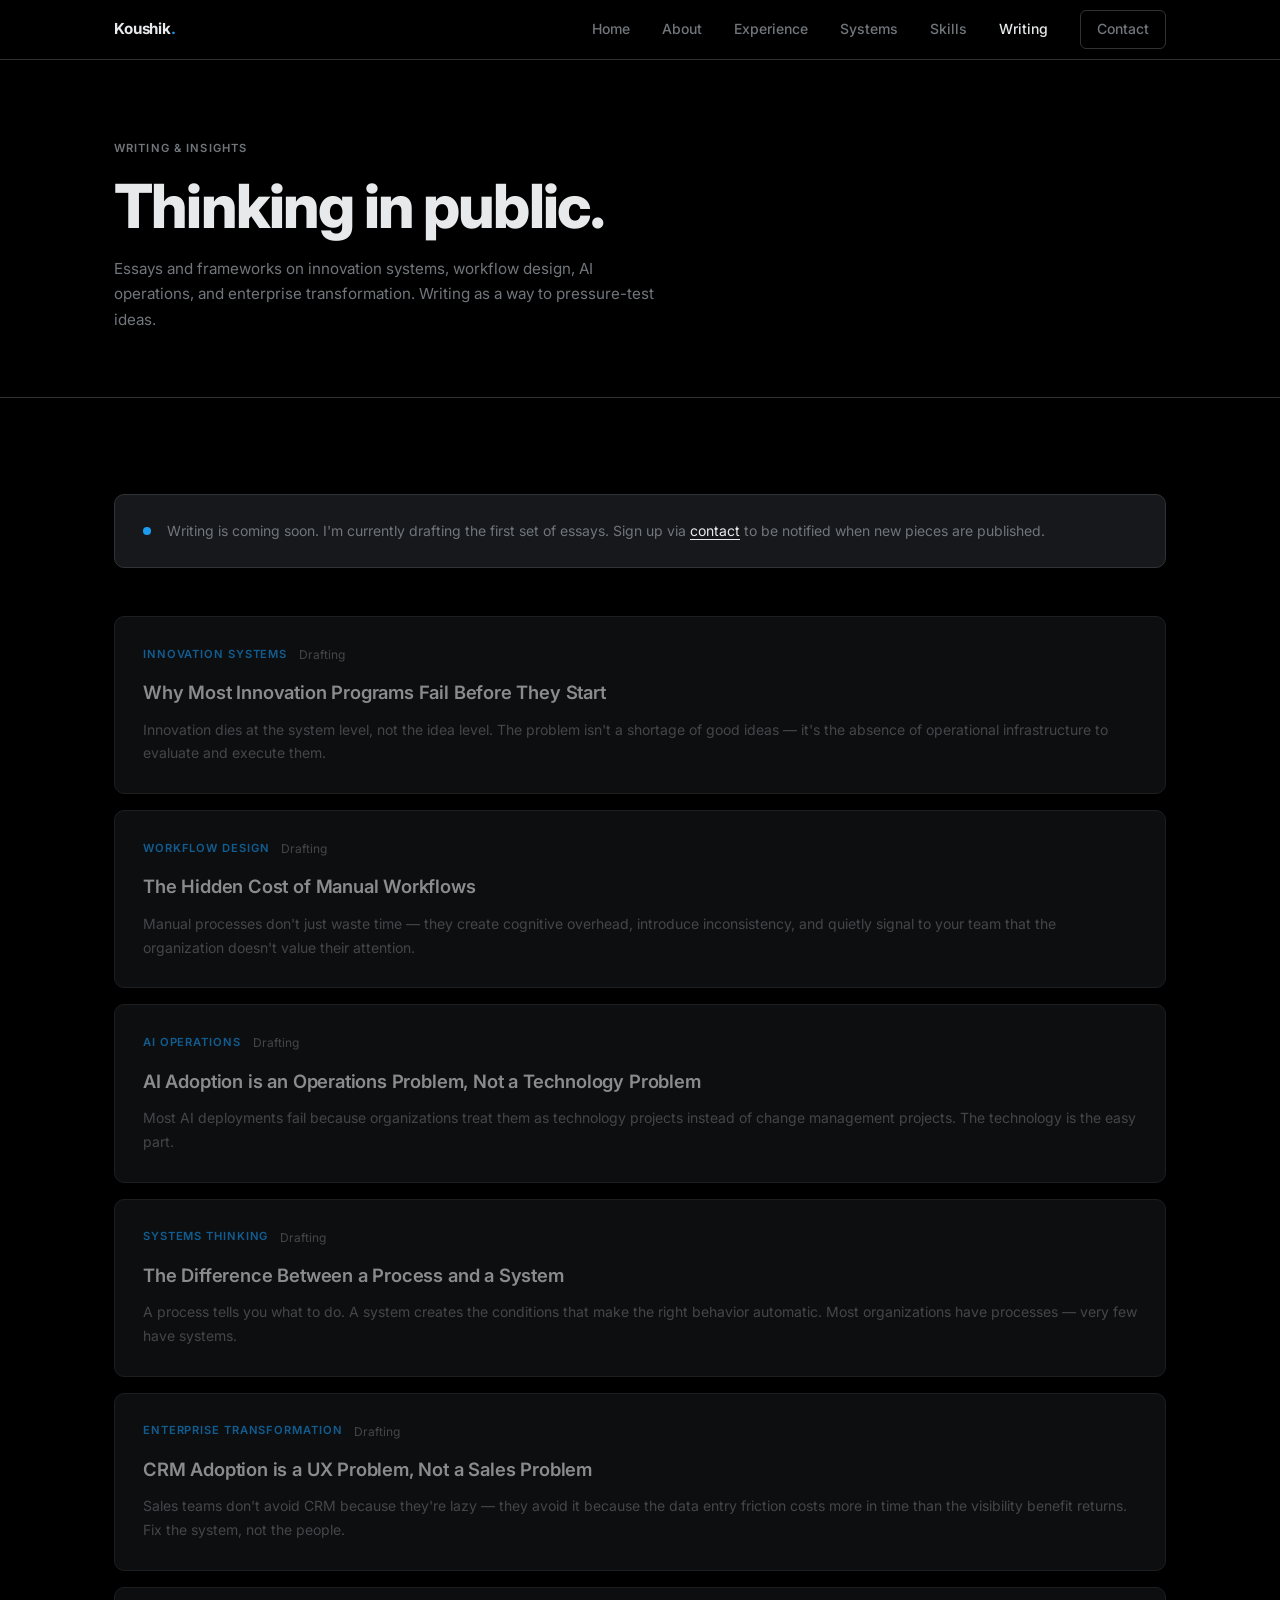
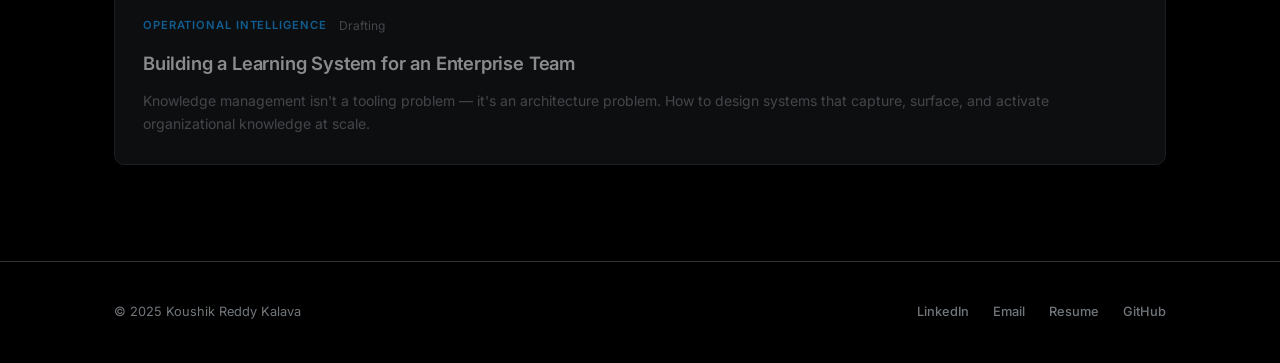
<file: writing.html>
<!DOCTYPE html>
<html lang="en">
<head>
  <meta charset="UTF-8" />
  <meta name="viewport" content="width=device-width, initial-scale=1.0" />
  <title>Writing — Koushik Reddy Kalava</title>
  <meta name="description" content="Insights on innovation systems, workflow design, AI operations, and enterprise transformation." />
  <link rel="stylesheet" href="styles.css" />
</head>
<body>

<nav class="nav" role="navigation" aria-label="Main navigation">
  <div class="nav__inner">
    <a href="index.html" class="nav__logo">Koushik<span>.</span></a>
    <div class="nav__links">
      <a href="index.html">Home</a>
      <a href="about.html">About</a>
      <a href="experience.html">Experience</a>
      <a href="projects.html">Systems</a>
      <a href="skills.html">Skills</a>
      <a href="writing.html">Writing</a>
      <a href="contact.html" class="nav__cta">Contact</a>
    </div>
    <button class="nav__hamburger" id="hamburger" aria-label="Toggle navigation">
      <span></span><span></span><span></span>
    </button>
  </div>
</nav>
<div class="nav__mobile" id="mobile-nav">
  <a href="index.html">Home</a>
  <a href="about.html">About</a>
  <a href="experience.html">Experience</a>
  <a href="projects.html">Systems &amp; Projects</a>
  <a href="skills.html">Skills &amp; Tools</a>
  <a href="writing.html">Writing</a>
  <a href="resume.html">Resume</a>
  <a href="contact.html">Contact</a>
</div>

<main>

  <div class="page-header">
    <div class="container">
      <div class="label fade-in">Writing &amp; Insights</div>
      <h1 class="fade-in">Thinking in public.</h1>
      <p class="fade-in fade-in-delay-1">Essays and frameworks on innovation systems, workflow design, AI operations, and enterprise transformation. Writing as a way to pressure-test ideas.</p>
    </div>
  </div>

  <section class="section">
    <div class="container">

      <!-- Coming soon notice -->
      <div class="fade-in" style="
        background:var(--card); border:1px solid var(--border);
        border-radius:var(--radius); padding:24px 28px;
        display:flex; align-items:center; gap:16px;
        margin-bottom:48px;
      ">
        <div style="width:8px;height:8px;border-radius:50%;background:var(--accent);flex-shrink:0;"></div>
        <p style="color:var(--muted);margin:0;font-size:0.875rem;">
          Writing is coming soon. I'm currently drafting the first set of essays. Sign up via <a href="contact.html" style="color:var(--text);text-decoration:underline;text-underline-offset:3px;">contact</a> to be notified when new pieces are published.
        </p>
      </div>

      <!-- Draft / preview cards -->
      <div style="display:flex;flex-direction:column;gap:16px;">

        <div class="article-card fade-in" style="opacity:0.6;">
          <div class="article-card__meta">
            <span class="article-card__topic">Innovation Systems</span>
            <span class="article-card__date">Drafting</span>
          </div>
          <h3>Why Most Innovation Programs Fail Before They Start</h3>
          <p>Innovation dies at the system level, not the idea level. The problem isn't a shortage of good ideas — it's the absence of operational infrastructure to evaluate and execute them.</p>
        </div>

        <div class="article-card fade-in fade-in-delay-1" style="opacity:0.6;">
          <div class="article-card__meta">
            <span class="article-card__topic">Workflow Design</span>
            <span class="article-card__date">Drafting</span>
          </div>
          <h3>The Hidden Cost of Manual Workflows</h3>
          <p>Manual processes don't just waste time — they create cognitive overhead, introduce inconsistency, and quietly signal to your team that the organization doesn't value their attention.</p>
        </div>

        <div class="article-card fade-in fade-in-delay-2" style="opacity:0.6;">
          <div class="article-card__meta">
            <span class="article-card__topic">AI Operations</span>
            <span class="article-card__date">Drafting</span>
          </div>
          <h3>AI Adoption is an Operations Problem, Not a Technology Problem</h3>
          <p>Most AI deployments fail because organizations treat them as technology projects instead of change management projects. The technology is the easy part.</p>
        </div>

        <div class="article-card fade-in" style="opacity:0.6;">
          <div class="article-card__meta">
            <span class="article-card__topic">Systems Thinking</span>
            <span class="article-card__date">Drafting</span>
          </div>
          <h3>The Difference Between a Process and a System</h3>
          <p>A process tells you what to do. A system creates the conditions that make the right behavior automatic. Most organizations have processes — very few have systems.</p>
        </div>

        <div class="article-card fade-in fade-in-delay-1" style="opacity:0.6;">
          <div class="article-card__meta">
            <span class="article-card__topic">Enterprise Transformation</span>
            <span class="article-card__date">Drafting</span>
          </div>
          <h3>CRM Adoption is a UX Problem, Not a Sales Problem</h3>
          <p>Sales teams don't avoid CRM because they're lazy — they avoid it because the data entry friction costs more in time than the visibility benefit returns. Fix the system, not the people.</p>
        </div>

        <div class="article-card fade-in fade-in-delay-2" style="opacity:0.6;">
          <div class="article-card__meta">
            <span class="article-card__topic">Operational Intelligence</span>
            <span class="article-card__date">Drafting</span>
          </div>
          <h3>Building a Learning System for an Enterprise Team</h3>
          <p>Knowledge management isn't a tooling problem — it's an architecture problem. How to design systems that capture, surface, and activate organizational knowledge at scale.</p>
        </div>

      </div>
    </div>
  </section>

</main>

<footer class="footer">
  <div class="container">
    <div class="footer__inner">
      <span class="footer__copy">© 2025 Koushik Reddy Kalava</span>
      <div class="footer__links">
        <a href="https://linkedin.com/in/koushikreddy" target="_blank" rel="noopener">LinkedIn</a>
        <a href="mailto:kalava.koushik@gmail.com">Email</a>
        <a href="resume.html">Resume</a>
        <a href="https://github.com/koushik365" target="_blank" rel="noopener">GitHub</a>
      </div>
    </div>
  </div>
</footer>

<script src="main.js"></script>
</body>
</html>
</file>
<file: styles.css>
/* ============================================================
   KOUSHIK REDDY KALAVA — Design System
   ============================================================ */

@import url('https://fonts.googleapis.com/css2?family=Inter:wght@300;400;500;600;700;800&display=swap');

/* ── Tokens ─────────────────────────────────────────────── */
:root {
  --bg:        #000000;
  --bg2:       #111111;
  --card:      #16181C;
  --border:    #2F3336;
  --warm:      #2A2A2A;
  --stone:     #3A3A3A;
  --text:      #E7E9EA;
  --muted:     #71767B;
  --accent:    #1D9BF0;
  --white:     #FFFFFF;

  --font: 'Inter', -apple-system, BlinkMacSystemFont, sans-serif;

  --radius-sm: 6px;
  --radius:    10px;
  --radius-lg: 16px;

  --nav-h: 60px;

  --ease: cubic-bezier(0.16, 1, 0.3, 1);
}

/* ── Reset ───────────────────────────────────────────────── */
*, *::before, *::after { box-sizing: border-box; margin: 0; padding: 0; }
html { scroll-behavior: smooth; font-size: 16px; }
body {
  font-family: var(--font);
  background: var(--bg);
  color: var(--text);
  line-height: 1.6;
  -webkit-font-smoothing: antialiased;
  overflow-x: hidden;
}
a { color: inherit; text-decoration: none; }
img { display: block; max-width: 100%; }
ul { list-style: none; }
button { cursor: pointer; font-family: var(--font); border: none; background: none; }

/* ── Typography ──────────────────────────────────────────── */
h1 { font-size: clamp(2.2rem, 5vw, 3.8rem); font-weight: 800; line-height: 1.08; letter-spacing: -0.03em; }
h2 { font-size: clamp(1.6rem, 3vw, 2.4rem); font-weight: 700; letter-spacing: -0.02em; line-height: 1.15; }
h3 { font-size: 1.15rem; font-weight: 600; letter-spacing: -0.01em; }
h4 { font-size: 0.95rem; font-weight: 600; }
p  { color: var(--muted); font-size: 0.95rem; line-height: 1.7; }
.text-primary { color: var(--text); }
.text-muted   { color: var(--muted); }
.text-accent  { color: var(--accent); }

/* ── Layout ──────────────────────────────────────────────── */
.container { max-width: 1100px; margin: 0 auto; padding: 0 24px; }
.section    { padding: 96px 0; }
.section-sm { padding: 64px 0; }
.divider    { border: none; border-top: 1px solid var(--border); margin: 0; }

/* ── NAV ─────────────────────────────────────────────────── */
.nav {
  position: fixed; top: 0; left: 0; right: 0; z-index: 100;
  height: var(--nav-h);
  background: rgba(0,0,0,0.85);
  backdrop-filter: blur(16px);
  -webkit-backdrop-filter: blur(16px);
  border-bottom: 1px solid var(--border);
  display: flex; align-items: center;
}
.nav__inner {
  display: flex; align-items: center; justify-content: space-between;
  width: 100%; max-width: 1100px; margin: 0 auto; padding: 0 24px;
}
.nav__logo {
  font-size: 0.95rem; font-weight: 700; letter-spacing: -0.01em;
  color: var(--text);
}
.nav__logo span { color: var(--accent); }
.nav__links {
  display: flex; gap: 32px; align-items: center;
}
.nav__links a {
  font-size: 0.875rem; font-weight: 500; color: var(--muted);
  transition: color 0.2s;
}
.nav__links a:hover,
.nav__links a.active { color: var(--text); }
.nav__cta {
  font-size: 0.8rem; font-weight: 600;
  padding: 7px 16px;
  border: 1px solid var(--border);
  border-radius: var(--radius-sm);
  color: var(--text);
  transition: border-color 0.2s, background 0.2s;
}
.nav__cta:hover { border-color: var(--muted); background: var(--warm); }
.nav__hamburger {
  display: none; flex-direction: column; gap: 5px;
  padding: 6px; cursor: pointer;
}
.nav__hamburger span {
  display: block; width: 22px; height: 1.5px;
  background: var(--text); border-radius: 2px;
  transition: all 0.3s var(--ease);
}
.nav__mobile {
  display: none; position: fixed; top: var(--nav-h); left: 0; right: 0;
  background: rgba(0,0,0,0.97);
  backdrop-filter: blur(20px);
  border-bottom: 1px solid var(--border);
  padding: 24px;
  flex-direction: column; gap: 20px;
  z-index: 99;
}
.nav__mobile a {
  font-size: 1rem; font-weight: 500; color: var(--muted);
  padding: 8px 0; border-bottom: 1px solid var(--border);
  transition: color 0.2s;
}
.nav__mobile a:last-child { border-bottom: none; }
.nav__mobile a:hover,
.nav__mobile a.active { color: var(--text); }
.nav__mobile.open { display: flex; }

/* Page offset for fixed nav */
main { padding-top: var(--nav-h); }

/* ── Buttons ─────────────────────────────────────────────── */
.btn {
  display: inline-flex; align-items: center; gap: 8px;
  font-size: 0.875rem; font-weight: 600;
  padding: 11px 22px; border-radius: var(--radius-sm);
  transition: all 0.2s var(--ease);
  white-space: nowrap;
}
.btn-primary {
  background: var(--white); color: #000;
}
.btn-primary:hover { background: #e8e8e8; }
.btn-outline {
  border: 1px solid var(--border); color: var(--text);
}
.btn-outline:hover { border-color: var(--muted); background: var(--warm); }
.btn-ghost {
  color: var(--muted);
  padding: 11px 0;
}
.btn-ghost:hover { color: var(--text); }
.btn svg { width: 16px; height: 16px; }

/* ── Hero ────────────────────────────────────────────────── */
.hero {
  padding: 120px 0 96px;
  border-bottom: 1px solid var(--border);
}
.hero__eyebrow {
  display: inline-flex; align-items: center; gap: 8px;
  font-size: 0.75rem; font-weight: 600; letter-spacing: 0.08em;
  text-transform: uppercase; color: var(--muted);
  margin-bottom: 28px;
}
.hero__eyebrow::before {
  content: ''; display: block; width: 20px; height: 1px; background: var(--muted);
}
.hero__headline { margin-bottom: 20px; }
.hero__headline em { font-style: normal; color: var(--muted); }
.hero__sub {
  font-size: 1.05rem; color: var(--muted); max-width: 560px;
  margin-bottom: 40px; line-height: 1.7;
}
.hero__ctas { display: flex; flex-wrap: wrap; gap: 12px; }
.hero__visual {
  position: absolute; right: 0; top: 50%;
  transform: translateY(-50%);
  width: 340px; height: 340px;
  opacity: 0.06;
  pointer-events: none;
}
.hero__wrap { position: relative; }

/* ── Cards ───────────────────────────────────────────────── */
.card {
  background: var(--card);
  border: 1px solid var(--border);
  border-radius: var(--radius);
  padding: 24px;
  transition: border-color 0.2s, transform 0.2s var(--ease);
}
.card:hover { border-color: var(--stone); transform: translateY(-2px); }
.card__icon {
  width: 36px; height: 36px; margin-bottom: 16px;
  background: var(--warm); border-radius: var(--radius-sm);
  display: flex; align-items: center; justify-content: center;
}
.card__icon svg { width: 18px; height: 18px; stroke: var(--muted); }
.card h3 { margin-bottom: 8px; }
.card p  { font-size: 0.875rem; }

/* ── Grid ────────────────────────────────────────────────── */
.grid-2 { display: grid; grid-template-columns: repeat(2, 1fr); gap: 16px; }
.grid-3 { display: grid; grid-template-columns: repeat(3, 1fr); gap: 16px; }

/* ── Section Header ──────────────────────────────────────── */
.section-header { margin-bottom: 48px; }
.section-header .label {
  font-size: 0.7rem; font-weight: 600; letter-spacing: 0.1em;
  text-transform: uppercase; color: var(--muted);
  margin-bottom: 12px;
}
.section-header h2 { margin-bottom: 12px; }
.section-header p  { max-width: 560px; }

/* ── Project Card ────────────────────────────────────────── */
.project-card {
  background: var(--card);
  border: 1px solid var(--border);
  border-radius: var(--radius);
  padding: 28px;
  transition: border-color 0.2s, transform 0.2s var(--ease);
}
.project-card:hover { border-color: var(--stone); transform: translateY(-2px); }
.project-card__header {
  display: flex; align-items: flex-start; justify-content: space-between;
  margin-bottom: 20px; gap: 16px;
}
.project-card__title { font-size: 1.05rem; font-weight: 700; margin-bottom: 4px; }
.project-card__category {
  font-size: 0.7rem; font-weight: 600; letter-spacing: 0.08em;
  text-transform: uppercase; color: var(--accent);
}
.project-card__badge {
  font-size: 0.7rem; font-weight: 500; padding: 4px 10px;
  border: 1px solid var(--border); border-radius: 100px;
  color: var(--muted); white-space: nowrap;
}
.project-card__grid {
  display: grid; grid-template-columns: 1fr 1fr;
  gap: 16px; margin-bottom: 16px;
}
.project-card__field label {
  font-size: 0.65rem; font-weight: 600; letter-spacing: 0.1em;
  text-transform: uppercase; color: var(--muted);
  display: block; margin-bottom: 4px;
}
.project-card__field p { font-size: 0.85rem; color: var(--text); }
.project-card__stack {
  display: flex; flex-wrap: wrap; gap: 6px; margin-top: 16px;
  padding-top: 16px; border-top: 1px solid var(--border);
}
.tag {
  font-size: 0.7rem; font-weight: 500; padding: 4px 10px;
  background: var(--warm); border: 1px solid var(--border);
  border-radius: 100px; color: var(--muted);
}

/* ── Timeline ────────────────────────────────────────────── */
.timeline { position: relative; padding-left: 32px; }
.timeline::before {
  content: ''; position: absolute; left: 7px; top: 8px;
  bottom: 8px; width: 1px; background: var(--border);
}
.timeline__item { position: relative; margin-bottom: 48px; }
.timeline__item:last-child { margin-bottom: 0; }
.timeline__dot {
  position: absolute; left: -28px; top: 6px;
  width: 14px; height: 14px; border-radius: 50%;
  background: var(--bg); border: 2px solid var(--border);
  transition: border-color 0.2s;
}
.timeline__item:hover .timeline__dot { border-color: var(--accent); }
.timeline__meta {
  display: flex; align-items: center; gap: 12px;
  margin-bottom: 6px;
}
.timeline__date {
  font-size: 0.75rem; font-weight: 500; color: var(--muted);
}
.timeline__company {
  font-size: 0.75rem; font-weight: 600; color: var(--accent);
}
.timeline__role { font-size: 1rem; font-weight: 700; margin-bottom: 10px; }
.timeline__desc { font-size: 0.875rem; color: var(--muted); margin-bottom: 12px; }
.timeline__metrics { display: flex; flex-wrap: wrap; gap: 8px; margin-bottom: 12px; }
.metric-badge {
  font-size: 0.7rem; font-weight: 600; padding: 4px 10px;
  background: rgba(29,155,240,0.08);
  border: 1px solid rgba(29,155,240,0.2);
  border-radius: 100px; color: var(--accent);
}
.timeline__tools { display: flex; flex-wrap: wrap; gap: 6px; }

/* ── Skills Grid ─────────────────────────────────────────── */
.skills-category { margin-bottom: 48px; }
.skills-category h3 { margin-bottom: 16px; font-size: 0.875rem; color: var(--muted); font-weight: 600; letter-spacing: 0.06em; text-transform: uppercase; }
.skills-grid { display: flex; flex-wrap: wrap; gap: 8px; }
.skill-chip {
  display: inline-flex; align-items: center; gap: 8px;
  padding: 8px 14px;
  background: var(--card); border: 1px solid var(--border);
  border-radius: var(--radius-sm);
  font-size: 0.8rem; font-weight: 500; color: var(--text);
  transition: border-color 0.2s;
}
.skill-chip:hover { border-color: var(--stone); }
.skill-chip .level {
  font-size: 0.65rem; font-weight: 600; letter-spacing: 0.06em;
  text-transform: uppercase; color: var(--muted);
  padding: 2px 6px; border-radius: 4px;
  background: var(--warm);
}
.skill-chip .level.advanced { color: var(--accent); background: rgba(29,155,240,0.1); }

/* ── Writing Cards ───────────────────────────────────────── */
.article-card {
  background: var(--card);
  border: 1px solid var(--border);
  border-radius: var(--radius);
  padding: 28px;
  transition: border-color 0.2s, transform 0.2s var(--ease);
  cursor: pointer;
}
.article-card:hover { border-color: var(--stone); transform: translateY(-2px); }
.article-card__meta {
  display: flex; align-items: center; gap: 12px;
  margin-bottom: 14px;
}
.article-card__topic {
  font-size: 0.7rem; font-weight: 600; letter-spacing: 0.08em;
  text-transform: uppercase; color: var(--accent);
}
.article-card__date { font-size: 0.75rem; color: var(--muted); }
.article-card h3 { margin-bottom: 10px; }
.article-card p  { font-size: 0.875rem; }

/* ── Philosophy / Principles ─────────────────────────────── */
.principle {
  padding: 24px 0;
  border-bottom: 1px solid var(--border);
  display: grid; grid-template-columns: 40px 1fr;
  gap: 20px; align-items: start;
}
.principle:first-of-type { border-top: 1px solid var(--border); }
.principle__num {
  font-size: 0.75rem; font-weight: 600; color: var(--muted);
  padding-top: 2px;
}
.principle h3 { margin-bottom: 6px; }

/* ── Stats Bar ───────────────────────────────────────────── */
.stats-bar {
  display: grid; grid-template-columns: repeat(4, 1fr);
  gap: 0; border: 1px solid var(--border);
  border-radius: var(--radius); overflow: hidden;
  margin: 64px 0;
}
.stat {
  padding: 28px 24px;
  border-right: 1px solid var(--border);
}
.stat:last-child { border-right: none; }
.stat__num {
  font-size: 2rem; font-weight: 800;
  letter-spacing: -0.03em; color: var(--text);
  margin-bottom: 4px;
}
.stat__label { font-size: 0.8rem; color: var(--muted); }

/* ── Form ────────────────────────────────────────────────── */
.form-group { margin-bottom: 20px; }
.form-group label {
  display: block; font-size: 0.8rem; font-weight: 600;
  color: var(--muted); margin-bottom: 8px;
  letter-spacing: 0.05em; text-transform: uppercase;
}
.form-group input,
.form-group textarea {
  width: 100%;
  background: var(--card); border: 1px solid var(--border);
  border-radius: var(--radius-sm); padding: 12px 16px;
  font-family: var(--font); font-size: 0.9rem; color: var(--text);
  outline: none; transition: border-color 0.2s;
  resize: none;
}
.form-group input:focus,
.form-group textarea:focus { border-color: var(--muted); }
.form-group input::placeholder,
.form-group textarea::placeholder { color: var(--stone); }

/* ── Footer ──────────────────────────────────────────────── */
.footer {
  border-top: 1px solid var(--border);
  padding: 40px 0;
}
.footer__inner {
  display: flex; align-items: center; justify-content: space-between;
  flex-wrap: wrap; gap: 20px;
}
.footer__copy { font-size: 0.8rem; color: var(--muted); }
.footer__links { display: flex; align-items: center; gap: 24px; }
.footer__links a {
  font-size: 0.8rem; color: var(--muted); font-weight: 500;
  transition: color 0.2s;
}
.footer__links a:hover { color: var(--text); }

/* ── Page Header ─────────────────────────────────────────── */
.page-header {
  padding: 80px 0 64px;
  border-bottom: 1px solid var(--border);
}
.page-header .label {
  font-size: 0.7rem; font-weight: 600; letter-spacing: 0.1em;
  text-transform: uppercase; color: var(--muted);
  margin-bottom: 16px;
}
.page-header h1 { margin-bottom: 16px; }
.page-header p  { max-width: 560px; }

/* ── Contact Links ───────────────────────────────────────── */
.contact-link {
  display: flex; align-items: center; gap: 16px;
  padding: 20px 24px;
  background: var(--card); border: 1px solid var(--border);
  border-radius: var(--radius);
  transition: border-color 0.2s, transform 0.2s var(--ease);
}
.contact-link:hover { border-color: var(--stone); transform: translateY(-2px); }
.contact-link__icon {
  width: 40px; height: 40px;
  background: var(--warm); border-radius: var(--radius-sm);
  display: flex; align-items: center; justify-content: center;
  flex-shrink: 0;
}
.contact-link__icon svg { width: 18px; height: 18px; stroke: var(--muted); }
.contact-link__label { font-size: 0.75rem; color: var(--muted); margin-bottom: 2px; }
.contact-link__val { font-size: 0.9rem; font-weight: 600; color: var(--text); }

/* ── Fade-in Animation ───────────────────────────────────── */
.fade-in {
  opacity: 0; transform: translateY(20px);
  transition: opacity 0.6s var(--ease), transform 0.6s var(--ease);
}
.fade-in.visible { opacity: 1; transform: translateY(0); }
.fade-in-delay-1 { transition-delay: 0.1s; }
.fade-in-delay-2 { transition-delay: 0.2s; }
.fade-in-delay-3 { transition-delay: 0.3s; }

/* ── Resume Page ─────────────────────────────────────────── */
.resume-viewer {
  background: var(--card); border: 1px solid var(--border);
  border-radius: var(--radius); overflow: hidden;
  min-height: 600px;
  display: flex; align-items: center; justify-content: center;
}
.resume-placeholder {
  text-align: center; padding: 60px;
}
.resume-placeholder svg { width: 48px; height: 48px; stroke: var(--stone); margin: 0 auto 16px; }

/* ── Hamburguer open state ───────────────────────────────── */
.nav__hamburger.open span:nth-child(1) { transform: translateY(6.5px) rotate(45deg); }
.nav__hamburger.open span:nth-child(2) { opacity: 0; }
.nav__hamburger.open span:nth-child(3) { transform: translateY(-6.5px) rotate(-45deg); }

/* ── Responsive ──────────────────────────────────────────── */
@media (max-width: 768px) {
  .nav__links { display: none; }
  .nav__hamburger { display: flex; }
  .grid-3 { grid-template-columns: 1fr; }
  .grid-2 { grid-template-columns: 1fr; }
  .stats-bar { grid-template-columns: repeat(2, 1fr); }
  .stats-bar .stat:nth-child(2) { border-right: none; }
  .stats-bar .stat:nth-child(3) { border-top: 1px solid var(--border); }
  .stats-bar .stat:nth-child(4) { border-top: 1px solid var(--border); border-right: none; }
  .hero { padding: 80px 0 64px; }
  .section { padding: 64px 0; }
  .footer__inner { flex-direction: column; align-items: flex-start; }
  .project-card__grid { grid-template-columns: 1fr; }
  .principle { grid-template-columns: 30px 1fr; gap: 12px; }
}
@media (max-width: 480px) {
  .stats-bar { grid-template-columns: 1fr; }
  .stats-bar .stat { border-right: none; border-top: 1px solid var(--border); }
  .stats-bar .stat:first-child { border-top: none; }
  .hero__ctas { flex-direction: column; }
  .btn { width: 100%; justify-content: center; }
}
</file>
